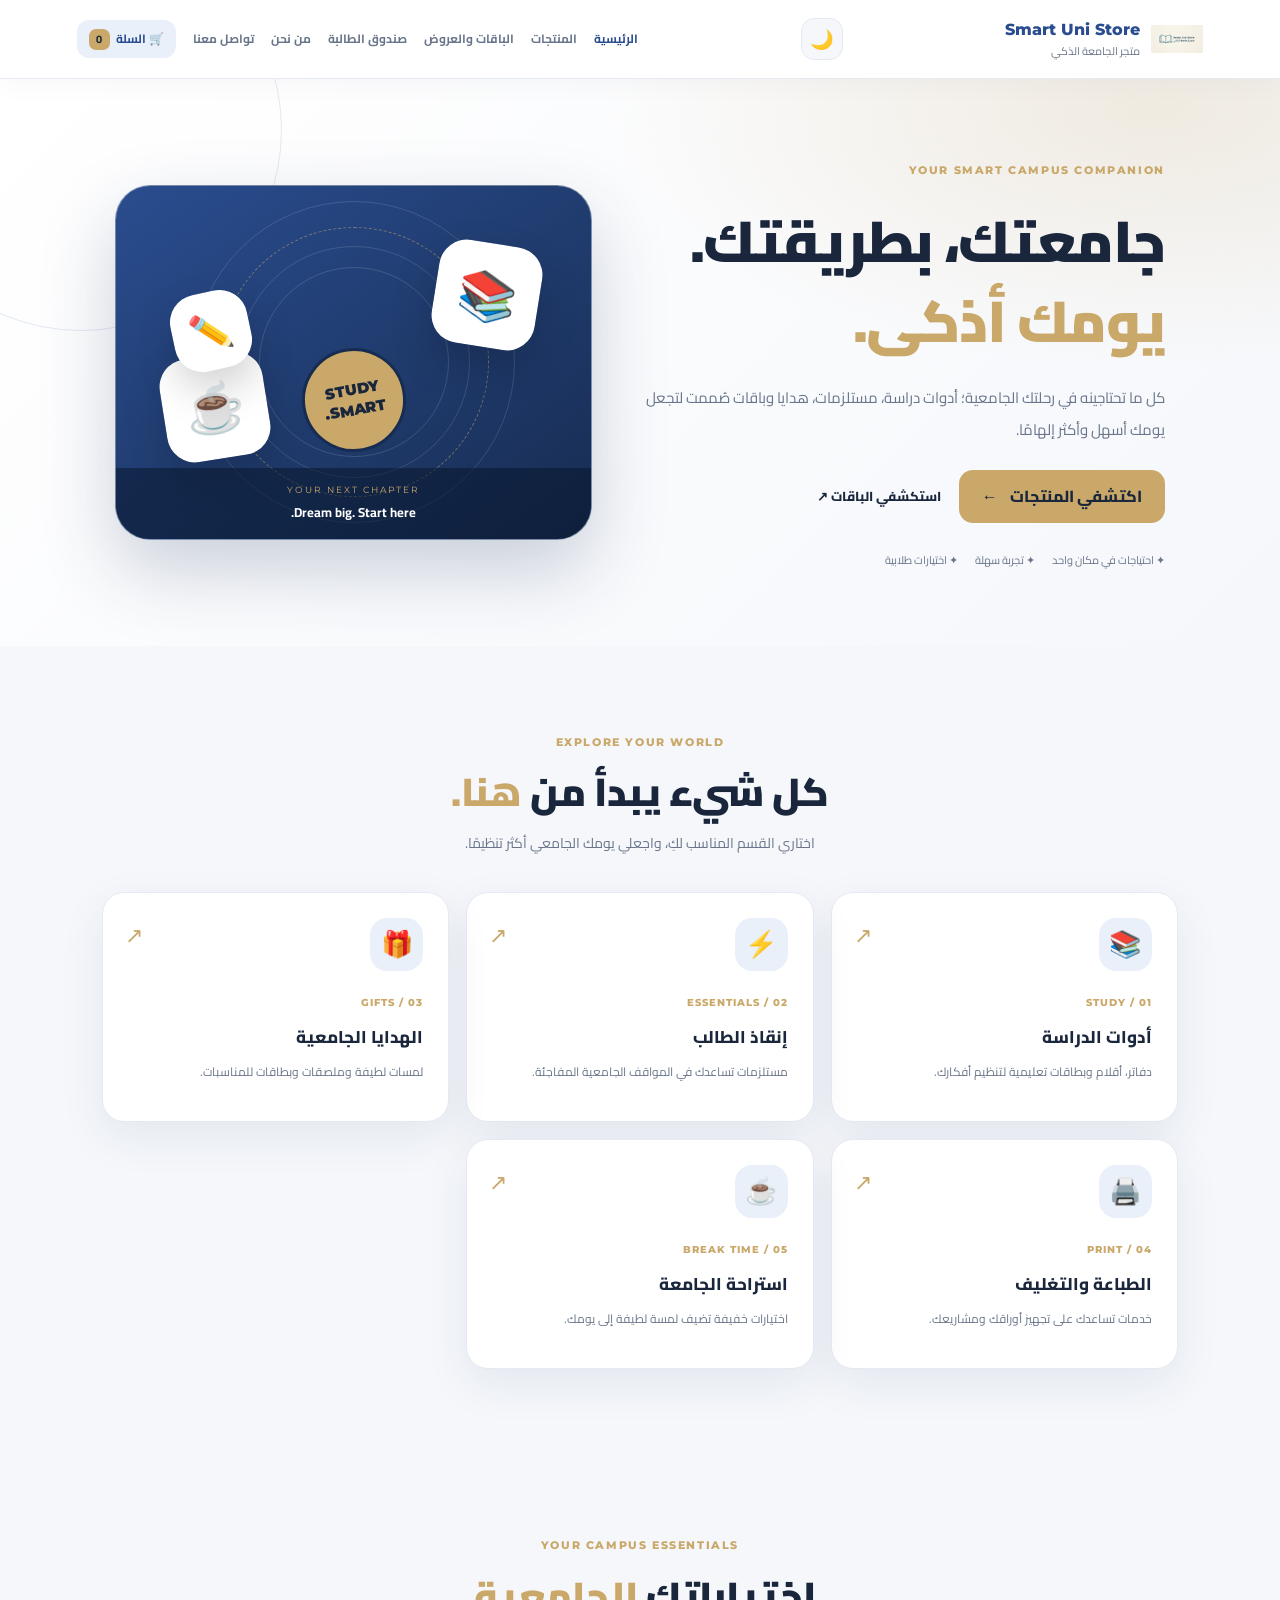
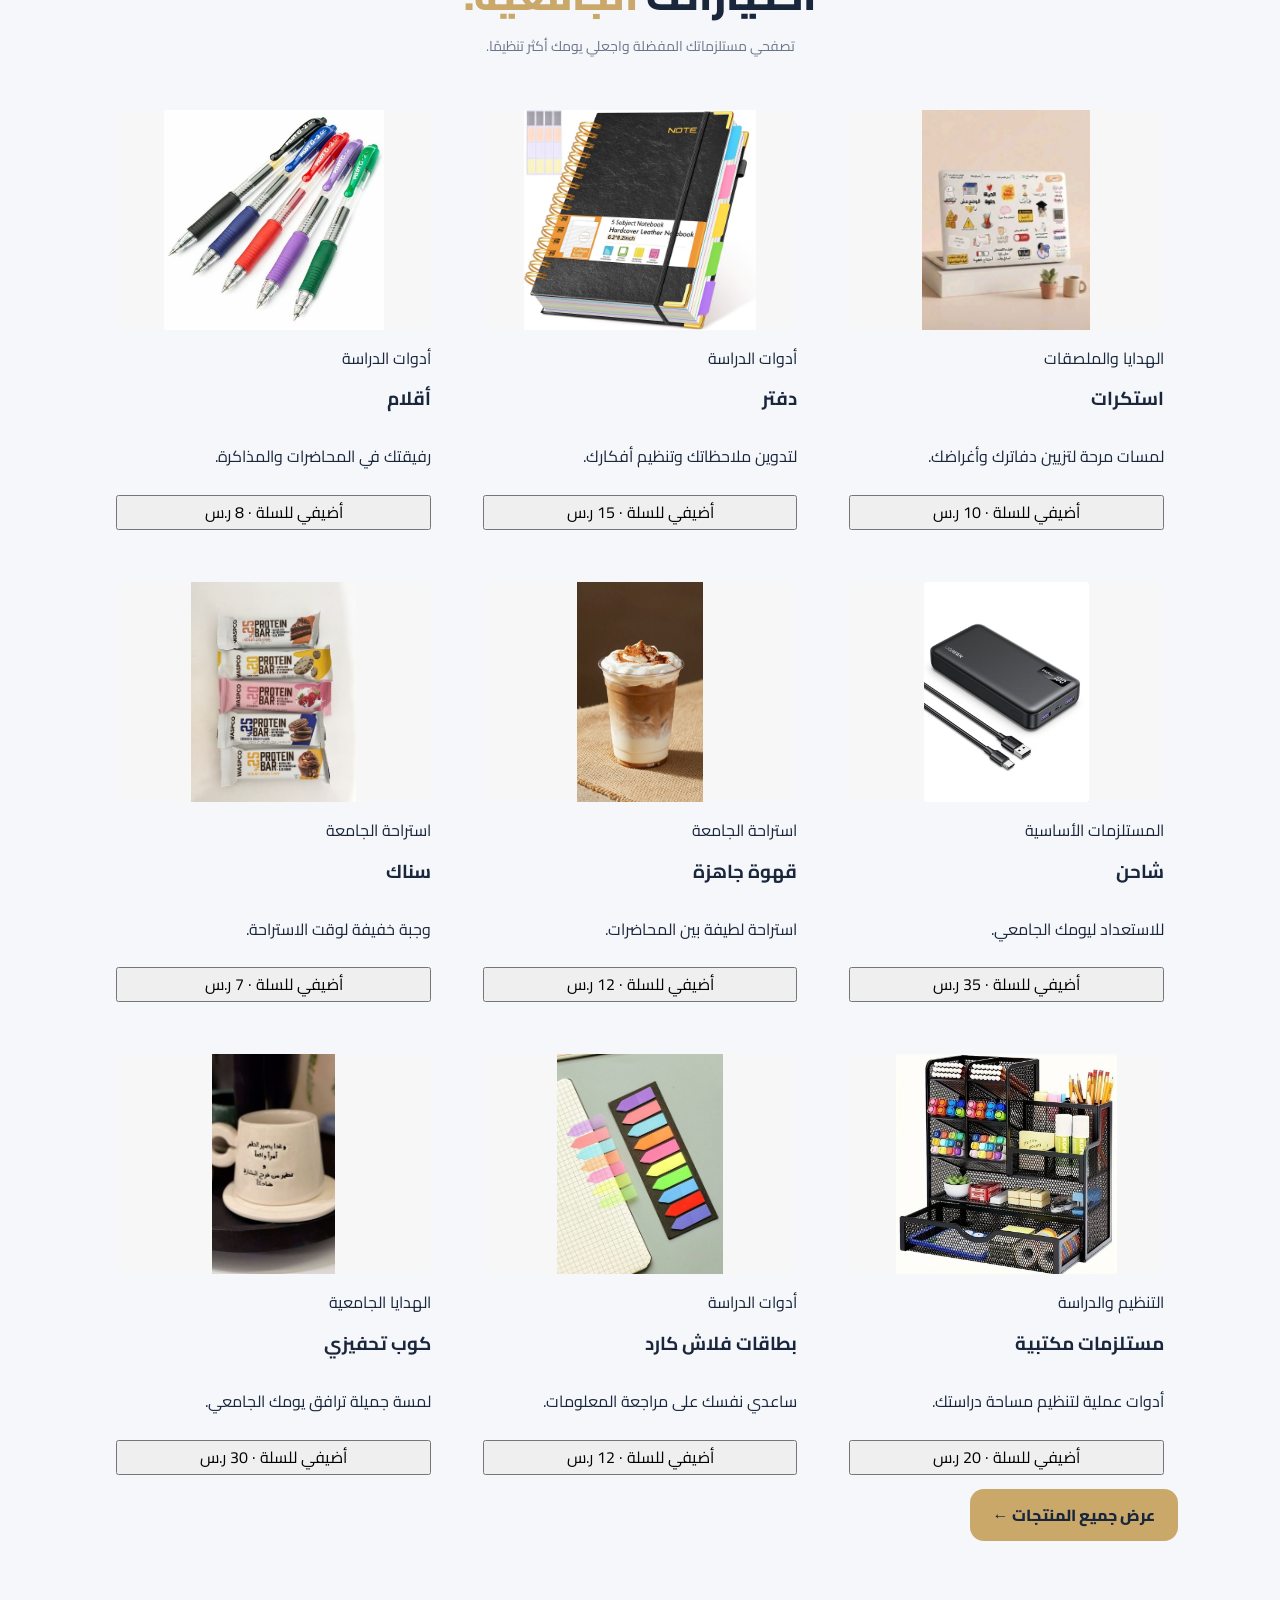
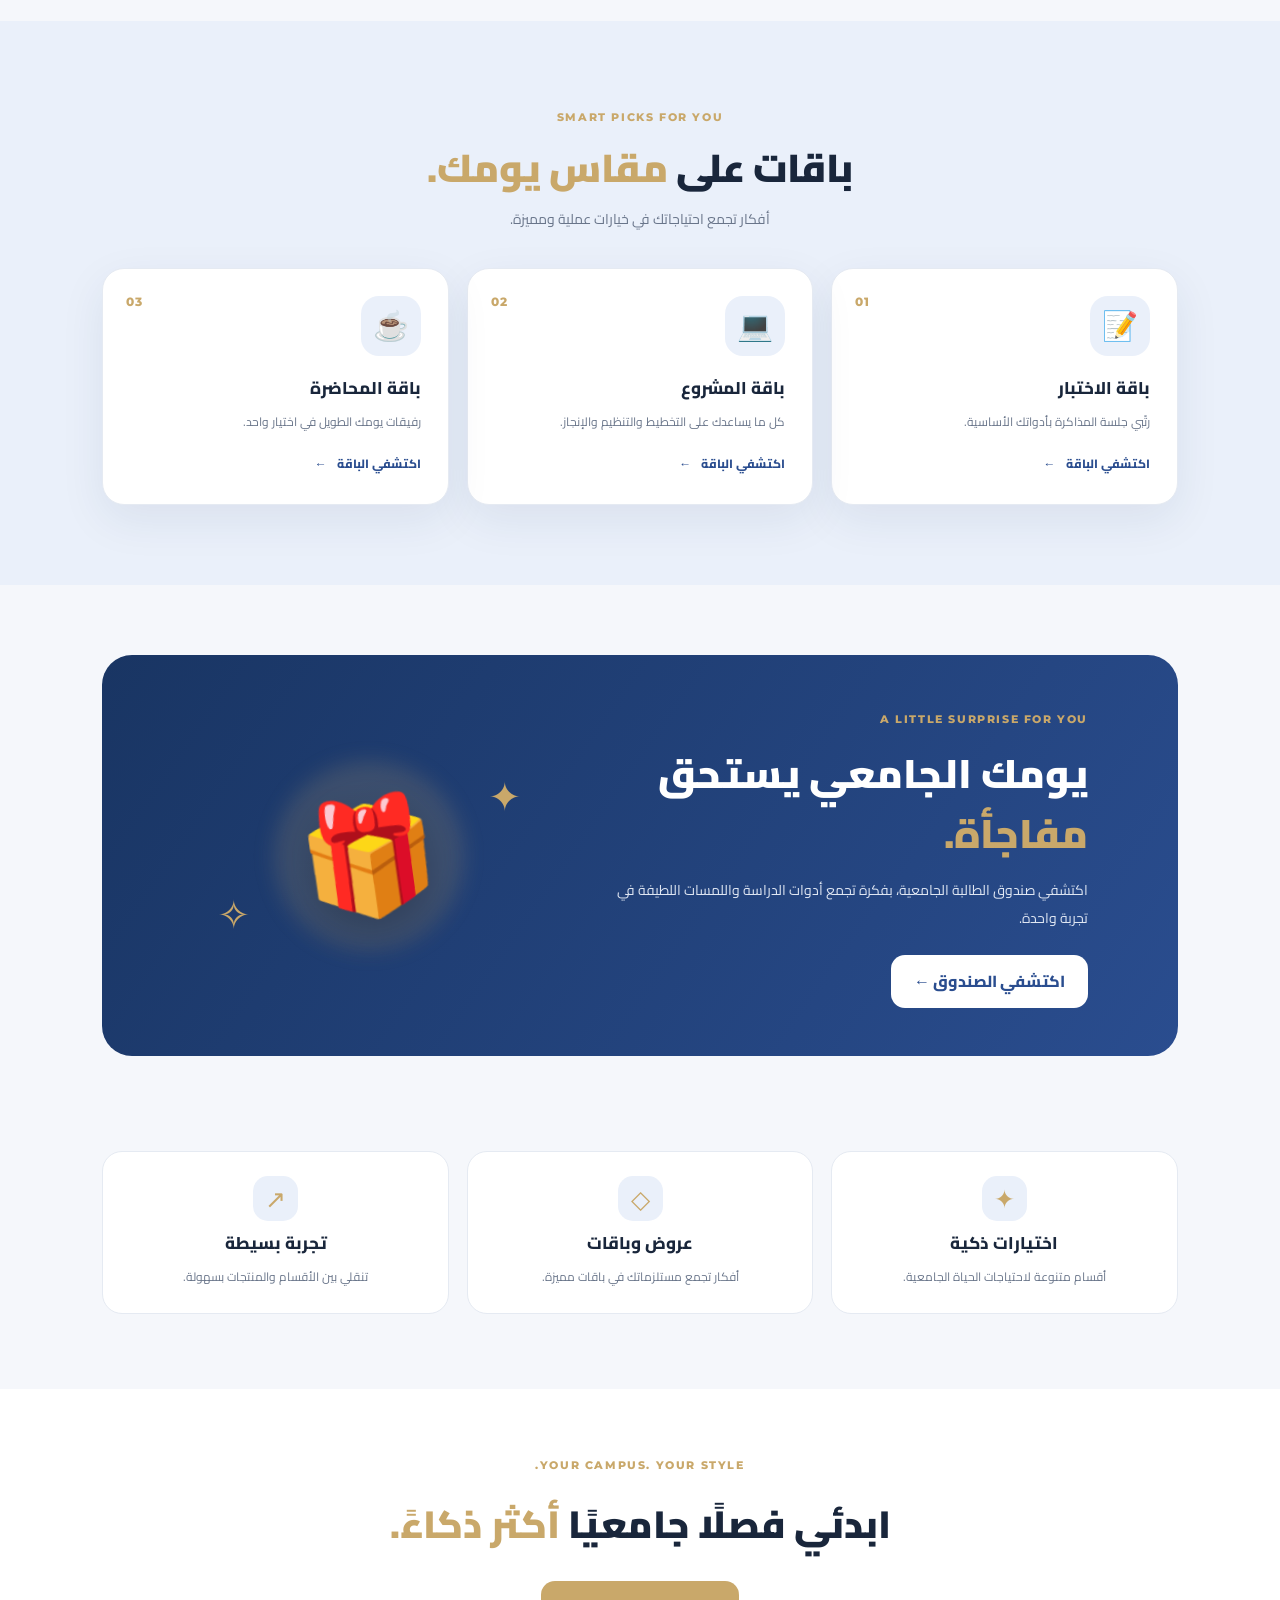
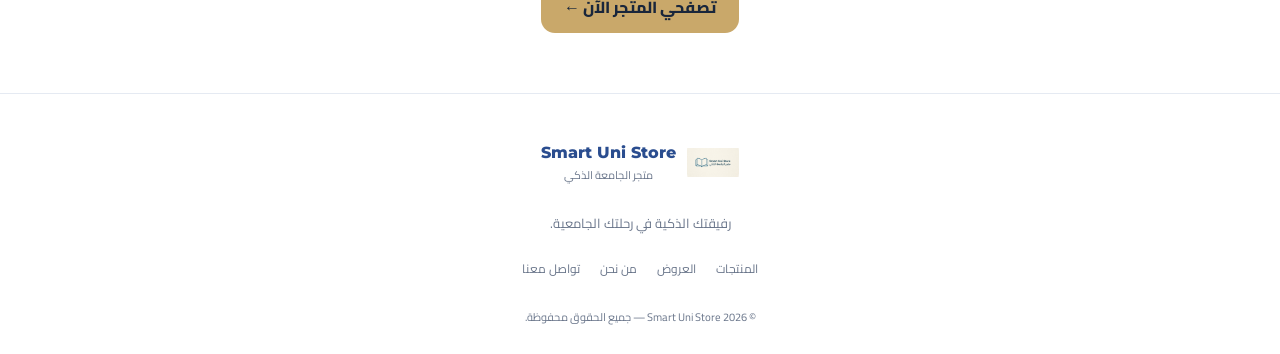
<file: index.html>
<!DOCTYPE html>
<html lang="ar" dir="rtl">
<head>
  <meta charset="UTF-8">
  <meta name="viewport" content="width=device-width, initial-scale=1">
  <meta name="theme-color" content="#2A4D8F">
  <title>Smart Uni Store | متجر الجامعة الذكي</title>
  <meta name="description" content="وجهتك الجامعية الذكية للأدوات الدراسية والمستلزمات والهدايا.">

  <link rel="preconnect" href="https://fonts.googleapis.com">
  <link rel="preconnect" href="https://fonts.gstatic.com" crossorigin>
  <link href="https://fonts.googleapis.com/css2?family=Cairo:wght@400;500;600;700;800;900&family=Montserrat:wght@500;600;700;800&display=swap" rel="stylesheet">
  <link rel="stylesheet" href="style.css">
</head>

<body>
  <header class="site-header">
    <a class="brand" href="index.html" aria-label="Smart Uni Store الرئيسية">
      <img src="IMG_2019.jpeg" alt="شعار Smart Uni Store" class="brand-logo">
      <span class="brand-text">
        <strong>Smart Uni Store</strong>
        <small>متجر الجامعة الذكي</small>
      </span>
    </a>

    <div class="header-actions">
      <button id="theme-toggle" class="theme-toggle" type="button" aria-label="تغيير المظهر" title="الوضع الداكن أو الفاتح">🌙</button>
      <button class="menu-toggle" type="button" aria-label="فتح القائمة" aria-expanded="false" aria-controls="main-nav">☰</button>
    </div>

    <nav id="main-nav">
      <a href="index.html" aria-current="page">الرئيسية</a>
      <a href="products.html">المنتجات</a>
      <a href="offers.html">الباقات والعروض</a>
      <a href="box.html">صندوق الطالبة</a>
      <a href="about.html">من نحن</a>
      <a href="contact.html">تواصل معنا</a>
      <a href="cart.html" class="cart-link">🛒 السلة <span id="cart-count">0</span></a>
    </nav>
  </header>

  <main>
    <!-- الواجهة الرئيسية -->
    <section class="hero">
      <div class="hero-content">
        <span class="eyebrow">YOUR SMART CAMPUS COMPANION</span>
        <h1>جامعتك، بطريقتك.<br><span>يومك أذكى.</span></h1>
        <p>كل ما تحتاجينه في رحلتك الجامعية؛ أدوات دراسة، مستلزمات، هدايا وباقات صُممت لتجعل يومك أسهل وأكثر إلهامًا.</p>

        <div class="hero-actions">
          <a class="btn btn-gold" href="products.html">اكتشفي المنتجات <span>←</span></a>
          <a class="hero-secondary" href="offers.html">استكشفي الباقات ↗</a>
        </div>

        <div class="hero-highlights">
          <span>✦ احتياجات في مكان واحد</span>
          <span>✦ تجربة سهلة</span>
          <span>✦ اختيارات طلابية</span>
        </div>
      </div>

      <div class="hero-art" aria-label="أدوات الدراسة الجامعية">
        <div class="hero-orbit orbit-one"></div>
        <div class="hero-orbit orbit-two"></div>
        <div class="hero-product product-book">📚</div>
        <div class="hero-product product-coffee">☕</div>
        <div class="hero-product product-pencil">✏️</div>
        <div class="hero-sticker">STUDY<br>SMART.</div>
        <div class="hero-art-caption">
          <span>YOUR NEXT CHAPTER</span>
          <strong>Dream big. Start here.</strong>
        </div>
      </div>
    </section>

    <!-- الأقسام -->
    <section class="section">
      <div class="section-heading">
        <span class="section-kicker">EXPLORE YOUR WORLD</span>
        <h2>كل شيء يبدأ من <span>هنا.</span></h2>
        <p>اختاري القسم المناسب لكِ، واجعلي يومك الجامعي أكثر تنظيمًا.</p>
      </div>

      <div class="category-grid">
        <a class="category-card" href="products.html">
          <span class="category-icon">📚</span>
          <span class="category-number">01 / STUDY</span>
          <h3>أدوات الدراسة</h3>
          <p>دفاتر، أقلام وبطاقات تعليمية لتنظيم أفكارك.</p>
          <span class="card-arrow">↗</span>
        </a>

        <a class="category-card" href="products.html?category=rescue">
          <span class="category-icon">⚡</span>
          <span class="category-number">02 / ESSENTIALS</span>
          <h3>إنقاذ الطالب</h3>
          <p>مستلزمات تساعدك في المواقف الجامعية المفاجئة.</p>
          <span class="card-arrow">↗</span>
        </a>

        <a class="category-card" href="products.html?category=gifts">
          <span class="category-icon">🎁</span>
          <span class="category-number">03 / GIFTS</span>
          <h3>الهدايا الجامعية</h3>
          <p>لمسات لطيفة وملصقات وبطاقات للمناسبات.</p>
          <span class="card-arrow">↗</span>
        </a>

        <a class="category-card" href="printing.html">
          <span class="category-icon">🖨️</span>
          <span class="category-number">04 / PRINT</span>
          <h3>الطباعة والتغليف</h3>
          <p>خدمات تساعدك على تجهيز أوراقك ومشاريعك.</p>
          <span class="card-arrow">↗</span>
        </a>

        <a class="category-card" href="products.html?category=snacks">
          <span class="category-icon">☕</span>
          <span class="category-number">05 / BREAK TIME</span>
          <h3>استراحة الجامعة</h3>
          <p>اختيارات خفيفة تضيف لمسة لطيفة إلى يومك.</p>
          <span class="card-arrow">↗</span>
        </a>
      </div>
    </section>

    <!-- المنتجات -->
    <section class="section products-section" id="featured-products">
      <div class="section-heading">
        <span class="section-kicker">YOUR CAMPUS ESSENTIALS</span>
        <h2>اختياراتك <span>الجامعية.</span></h2>
        <p>تصفحي مستلزماتك المفضلة واجعلي يومك أكثر تنظيمًا.</p>
      </div>

      <div class="product-grid">
        <article class="product-card">
          <img src="IMG_2030.jpeg" alt="استكرات جامعية" loading="lazy">
          <div class="product-info">
            <span class="product-category">الهدايا والملصقات</span>
            <h3>استكرات</h3>
            <p>لمسات مرحة لتزيين دفاترك وأغراضك.</p>
            <button class="add-cart" data-id="stickers" data-name="استكرات" data-price="10">أضيفي للسلة · 10 ر.س</button>
          </div>
        </article>

        <article class="product-card">
          <img src="IMG_2029.jpeg" alt="دفتر جامعي" loading="lazy">
          <div class="product-info">
            <span class="product-category">أدوات الدراسة</span>
            <h3>دفتر</h3>
            <p>لتدوين ملاحظاتك وتنظيم أفكارك.</p>
            <button class="add-cart" data-id="notebook" data-name="دفتر" data-price="15">أضيفي للسلة · 15 ر.س</button>
          </div>
        </article>

        <article class="product-card">
          <img src="IMG_2028.jpeg" alt="أقلام للكتابة" loading="lazy">
          <div class="product-info">
            <span class="product-category">أدوات الدراسة</span>
            <h3>أقلام</h3>
            <p>رفيقتك في المحاضرات والمذاكرة.</p>
            <button class="add-cart" data-id="pens" data-name="أقلام" data-price="8">أضيفي للسلة · 8 ر.س</button>
          </div>
        </article>

        <article class="product-card">
          <img src="IMG_2027.jpeg" alt="شاحن للأجهزة" loading="lazy">
          <div class="product-info">
            <span class="product-category">المستلزمات الأساسية</span>
            <h3>شاحن</h3>
            <p>للاستعداد ليومك الجامعي.</p>
            <button class="add-cart" data-id="charger" data-name="شاحن" data-price="35">أضيفي للسلة · 35 ر.س</button>
          </div>
        </article>

        <article class="product-card">
          <img src="IMG_2026.jpeg" alt="قهوة جاهزة" loading="lazy">
          <div class="product-info">
            <span class="product-category">استراحة الجامعة</span>
            <h3>قهوة جاهزة</h3>
            <p>استراحة لطيفة بين المحاضرات.</p>
            <button class="add-cart" data-id="ready-coffee" data-name="قهوة جاهزة" data-price="12">أضيفي للسلة · 12 ر.س</button>
          </div>
        </article>

        <article class="product-card">
          <img src="IMG_2025.jpeg" alt="وجبات خفيفة" loading="lazy">
          <div class="product-info">
            <span class="product-category">استراحة الجامعة</span>
            <h3>سناك</h3>
            <p>وجبة خفيفة لوقت الاستراحة.</p>
            <button class="add-cart" data-id="snack" data-name="سناك" data-price="7">أضيفي للسلة · 7 ر.س</button>
          </div>
        </article>

        <article class="product-card">
          <img src="IMG_2024.jpeg" alt="مستلزمات مكتبية" loading="lazy">
          <div class="product-info">
            <span class="product-category">التنظيم والدراسة</span>
            <h3>مستلزمات مكتبية</h3>
            <p>أدوات عملية لتنظيم مساحة دراستك.</p>
            <button class="add-cart" data-id="office-supplies" data-name="مستلزمات مكتبية" data-price="20">أضيفي للسلة · 20 ر.س</button>
          </div>
        </article>

        <article class="product-card">
          <img src="IMG_2023.jpeg" alt="بطاقات فلاش كارد تعليمية" loading="lazy">
          <div class="product-info">
            <span class="product-category">أدوات الدراسة</span>
            <h3>بطاقات فلاش كارد</h3>
            <p>ساعدي نفسك على مراجعة المعلومات.</p>
            <button class="add-cart" data-id="flash-cards" data-name="بطاقات فلاش كارد" data-price="12">أضيفي للسلة · 12 ر.س</button>
          </div>
        </article>

        <article class="product-card">
          <img src="IMG_1833.jpeg" alt="كوب تحفيزي" loading="lazy">
          <div class="product-info">
            <span class="product-category">الهدايا الجامعية</span>
            <h3>كوب تحفيزي</h3>
            <p>لمسة جميلة ترافق يومك الجامعي.</p>
            <button class="add-cart" data-id="motivational-mug" data-name="كوب تحفيزي" data-price="30">أضيفي للسلة · 30 ر.س</button>
          </div>
        </article>
      </div>

      <div class="section-more">
        <a class="btn btn-gold" href="products.html">عرض جميع المنتجات ←</a>
      </div>
    </section>

    <!-- الباقات والعروض -->
    <section class="section offers-section">
      <div class="section-heading">
        <span class="section-kicker">SMART PICKS FOR YOU</span>
        <h2>باقات على <span>مقاس يومك.</span></h2>
        <p>أفكار تجمع احتياجاتك في خيارات عملية ومميزة.</p>
      </div>

      <div class="offer-grid">
        <article class="offer-card">
          <span class="offer-number">01</span>
          <div class="offer-icon">📝</div>
          <h3>باقة الاختبار</h3>
          <p>رتّبي جلسة المذاكرة بأدواتك الأساسية.</p>
          <a href="offers.html">اكتشفي الباقة <span>←</span></a>
        </article>

        <article class="offer-card">
          <span class="offer-number">02</span>
          <div class="offer-icon">💻</div>
          <h3>باقة المشروع</h3>
          <p>كل ما يساعدك على التخطيط والتنظيم والإنجاز.</p>
          <a href="offers.html">اكتشفي الباقة <span>←</span></a>
        </article>

        <article class="offer-card">
          <span class="offer-number">03</span>
          <div class="offer-icon">☕</div>
          <h3>باقة المحاضرة</h3>
          <p>رفيقات يومك الطويل في اختيار واحد.</p>
          <a href="offers.html">اكتشفي الباقة <span>←</span></a>
        </article>
      </div>
    </section>

    <!-- صندوق الطالبة -->
    <section class="student-box">
      <div class="student-box-content">
        <span class="section-kicker">A LITTLE SURPRISE FOR YOU</span>
        <h2>يومك الجامعي يستحق <span>مفاجأة.</span></h2>
        <p>اكتشفي صندوق الطالبة الجامعية، بفكرة تجمع أدوات الدراسة واللمسات اللطيفة في تجربة واحدة.</p>
        <a class="btn btn-light" href="box.html">اكتشفي الصندوق ←</a>
      </div>

      <div class="box-illustration" aria-hidden="true">
        <span class="box-glow"></span>
        <span class="box-emoji">🎁</span>
        <span class="box-sparkle sparkle-one">✦</span>
        <span class="box-sparkle sparkle-two">✧</span>
      </div>
    </section>

    <!-- مميزات المتجر -->
    <section class="section benefits">
      <div class="benefit-card">
        <span>✦</span>
        <h3>اختيارات ذكية</h3>
        <p>أقسام متنوعة لاحتياجات الحياة الجامعية.</p>
      </div>

      <div class="benefit-card">
        <span>◇</span>
        <h3>عروض وباقات</h3>
        <p>أفكار تجمع مستلزماتك في باقات مميزة.</p>
      </div>

      <div class="benefit-card">
        <span>↗</span>
        <h3>تجربة بسيطة</h3>
        <p>تنقلي بين الأقسام والمنتجات بسهولة.</p>
      </div>
    </section>

    <!-- الدعوة الختامية -->
    <section class="closing-banner">
      <span class="section-kicker">YOUR CAMPUS. YOUR STYLE.</span>
      <h2>ابدئي فصلًا جامعيًا <span>أكثر ذكاءً.</span></h2>
      <a class="btn btn-gold" href="products.html">تصفحي المتجر الآن ←</a>
    </section>
  </main>

  <footer class="site-footer">
    <a class="brand footer-brand" href="index.html">
      <img src="IMG_2019.jpeg" alt="شعار Smart Uni Store" class="brand-logo">
      <span class="brand-text">
        <strong>Smart Uni Store</strong>
        <small>متجر الجامعة الذكي</small>
      </span>
    </a>

    <p>رفيقتك الذكية في رحلتك الجامعية.</p>

    <div class="footer-links">
      <a href="products.html">المنتجات</a>
      <a href="offers.html">العروض</a>
      <a href="about.html">من نحن</a>
      <a href="contact.html">تواصل معنا</a>
    </div>

    <small>© 2026 Smart Uni Store — جميع الحقوق محفوظة.</small>
  </footer>

  <script src="script.js"></script>
</body>
</html>
</file>
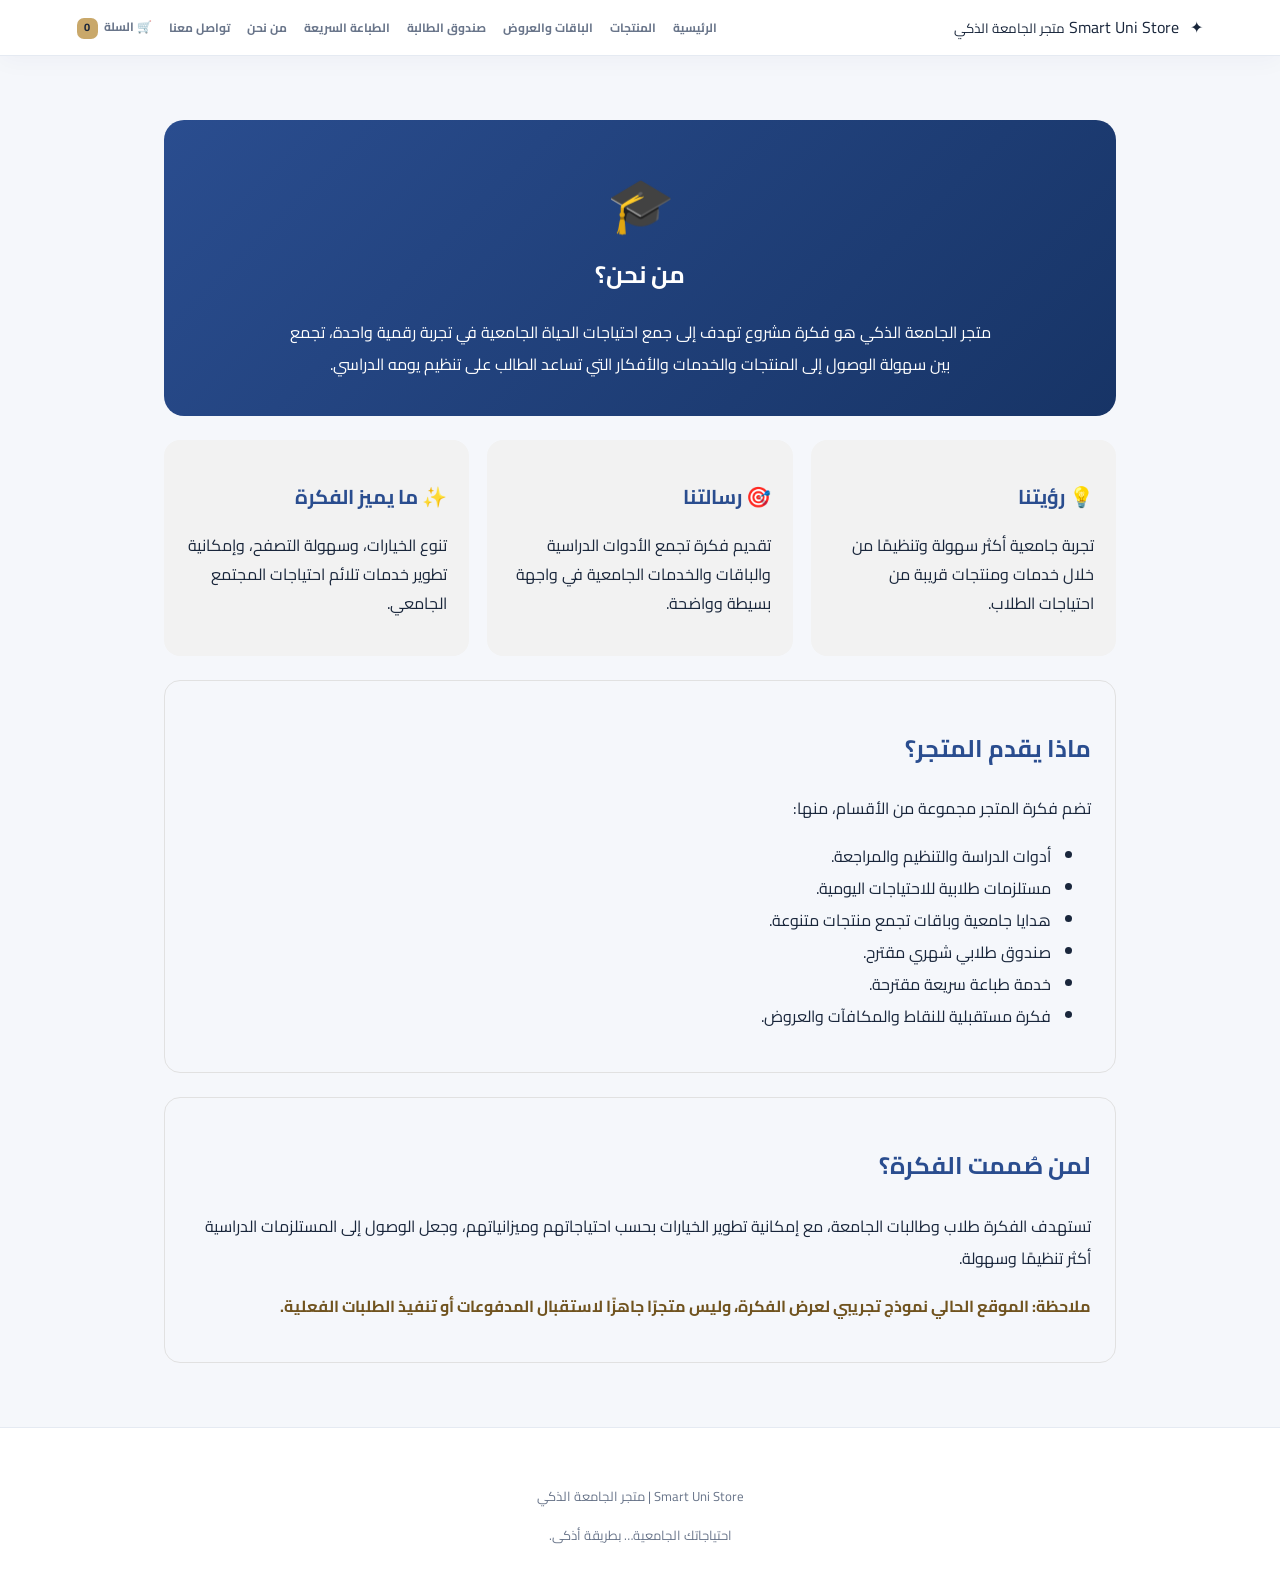
<file: about.html>
<!DOCTYPE html>
<html lang="ar" dir="rtl">
<head>
  <meta charset="UTF-8">
  <meta name="viewport" content="width=device-width, initial-scale=1">
  <meta name="theme-color" content="#2A4D8F">
  <title>من نحن | Smart Uni Store</title>
  <link rel="stylesheet" href="style.css">
  <style>
    .about-page {
      max-width: 1000px;
      margin: 40px auto;
      padding: 24px;
    }
    .about-hero {
      background: linear-gradient(135deg, #2A4D8F, #173466);
      color: white;
      padding: 36px 24px;
      border-radius: 20px;
      text-align: center;
    }
    .about-hero h1 { margin-top: 0; }
    .about-hero p { line-height: 2; max-width: 720px; margin: auto; }
    .about-grid {
      display: grid;
      grid-template-columns: repeat(auto-fit, minmax(220px, 1fr));
      gap: 18px;
      margin-top: 24px;
    }
    .about-card {
      background: #F2F2F2;
      border-radius: 16px;
      padding: 22px;
    }
    .about-card h2 { color: #2A4D8F; font-size: 20px; }
    .about-section {
      margin-top: 24px;
      padding: 24px;
      border: 1px solid #e1e1e1;
      border-radius: 16px;
      line-height: 2;
    }
    .about-section h2 { color: #2A4D8F; }
    .about-highlight {
      color: #70531f;
      font-weight: bold;
    }
  </style>
</head>
<body>
  <header class="site-header">
    <a class="brand" href="index.html">
      <span class="brand-icon">✦</span>
      <span>Smart Uni Store
        <small>متجر الجامعة الذكي</small>
      </span>
    </a>
    <button class="menu-toggle" aria-label="فتح القائمة"
      aria-expanded="false" aria-controls="main-nav">☰</button>
    <nav id="main-nav">
      <a href="index.html">الرئيسية</a>
      <a href="products.html">المنتجات</a>
      <a href="offers.html">الباقات والعروض</a>
      <a href="box.html">صندوق الطالبة</a>
      <a href="printing.html">الطباعة السريعة</a>
      <a href="about.html">من نحن</a>
      <a href="contact.html">تواصل معنا</a>
      <a href="cart.html">🛒 السلة <span id="cart-count">0</span></a>
    </nav>
  </header>

  <main class="about-page">
    <section class="about-hero">
      <div style="font-size:54px;">🎓</div>
      <h1>من نحن؟</h1>
      <p>
        متجر الجامعة الذكي هو فكرة مشروع تهدف إلى جمع احتياجات الحياة
        الجامعية في تجربة رقمية واحدة، تجمع بين سهولة الوصول إلى المنتجات
        والخدمات والأفكار التي تساعد الطالب على تنظيم يومه الدراسي.
      </p>
    </section>

    <section class="about-grid">
      <article class="about-card">
        <h2>💡 رؤيتنا</h2>
        <p>تجربة جامعية أكثر سهولة وتنظيمًا من خلال خدمات ومنتجات قريبة من احتياجات الطلاب.</p>
      </article>
      <article class="about-card">
        <h2>🎯 رسالتنا</h2>
        <p>تقديم فكرة تجمع الأدوات الدراسية والباقات والخدمات الجامعية في واجهة بسيطة وواضحة.</p>
      </article>
      <article class="about-card">
        <h2>✨ ما يميز الفكرة</h2>
        <p>تنوع الخيارات، وسهولة التصفح، وإمكانية تطوير خدمات تلائم احتياجات المجتمع الجامعي.</p>
      </article>
    </section>

    <section class="about-section">
      <h2>ماذا يقدم المتجر؟</h2>
      <p>تضم فكرة المتجر مجموعة من الأقسام، منها:</p>
      <ul>
        <li>أدوات الدراسة والتنظيم والمراجعة.</li>
        <li>مستلزمات طلابية للاحتياجات اليومية.</li>
        <li>هدايا جامعية وباقات تجمع منتجات متنوعة.</li>
        <li>صندوق طلابي شهري مقترح.</li>
        <li>خدمة طباعة سريعة مقترحة.</li>
        <li>فكرة مستقبلية للنقاط والمكافآت والعروض.</li>
      </ul>
    </section>

    <section class="about-section">
      <h2>لمن صُممت الفكرة؟</h2>
      <p>
        تستهدف الفكرة طلاب وطالبات الجامعة، مع إمكانية تطوير الخيارات
        بحسب احتياجاتهم وميزانياتهم، وجعل الوصول إلى المستلزمات الدراسية
        أكثر تنظيمًا وسهولة.
      </p>
      <p class="about-highlight">
        ملاحظة: الموقع الحالي نموذج تجريبي لعرض الفكرة، وليس متجرًا جاهزًا
        لاستقبال المدفوعات أو تنفيذ الطلبات الفعلية.
      </p>
    </section>
  </main>

  <footer class="site-footer">
    <p>Smart Uni Store | متجر الجامعة الذكي</p>
    <p>احتياجاتك الجامعية… بطريقة أذكى.</p>
  </footer>

  <script src="script.js"></script>
</body>
</html>
</file>
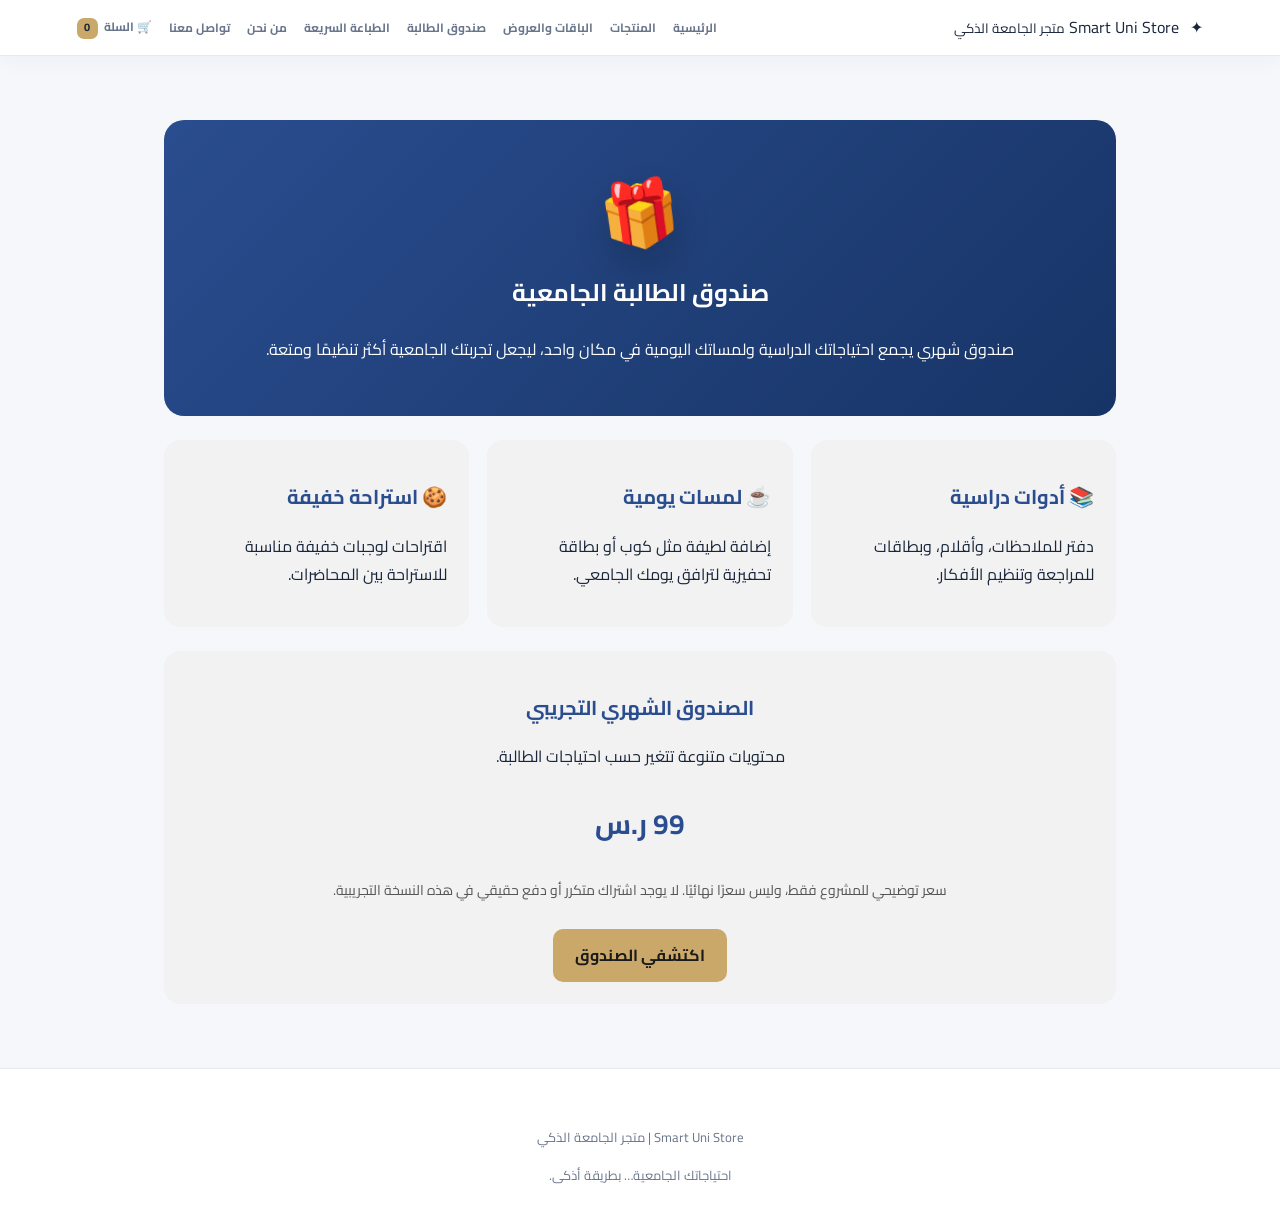
<file: box.html>
<!DOCTYPE html>
<html lang="ar" dir="rtl">
<head>
  <meta charset="UTF-8">
  <meta name="viewport" content="width=device-width, initial-scale=1">
  <meta name="theme-color" content="#2A4D8F">
  <title>صندوق الطالبة | Smart Uni Store</title>
  <link rel="stylesheet" href="style.css">
  <style>
    .box-page {
      max-width: 1000px;
      margin: 40px auto;
      padding: 24px;
    }
    .box-hero {
      background: linear-gradient(135deg, #2A4D8F, #173466);
      color: white;
      padding: 36px 24px;
      border-radius: 20px;
      text-align: center;
    }
    .box-hero h1 { margin-top: 0; }
    .box-hero p { line-height: 1.9; }
    .box-emoji { font-size: 64px; }
    .box-details {
      display: grid;
      grid-template-columns: repeat(auto-fit, minmax(220px, 1fr));
      gap: 18px;
      margin-top: 24px;
    }
    .box-card {
      background: #F2F2F2;
      padding: 22px;
      border-radius: 16px;
    }
    .box-card h2 { color: #2A4D8F; font-size: 20px; }
    .box-price { font-size: 28px; font-weight: bold; color: #2A4D8F; }
    .box-note { font-size: 14px; color: #555; }
    .box-button {
      display: inline-block;
      margin-top: 12px;
      padding: 12px 22px;
      border: 0;
      border-radius: 10px;
      background: #C9A86A;
      color: #1A1A1A;
      font: inherit;
      font-weight: bold;
      cursor: pointer;
    }
  </style>
</head>
<body>
  <header class="site-header">
    <a class="brand" href="index.html">
      <span class="brand-icon">✦</span>
      <span>Smart Uni Store
        <small>متجر الجامعة الذكي</small>
      </span>
    </a>
    <button class="menu-toggle" aria-label="فتح القائمة"
      aria-expanded="false" aria-controls="main-nav">☰</button>
    <nav id="main-nav">
      <a href="index.html">الرئيسية</a>
      <a href="products.html">المنتجات</a>
      <a href="offers.html">الباقات والعروض</a>
      <a href="box.html">صندوق الطالبة</a>
      <a href="printing.html">الطباعة السريعة</a>
      <a href="about.html">من نحن</a>
      <a href="contact.html">تواصل معنا</a>
      <a href="cart.html">🛒 السلة <span id="cart-count">0</span></a>
    </nav>
  </header>

  <main class="box-page">
    <section class="box-hero">
      <div class="box-emoji">🎁</div>
      <h1>صندوق الطالبة الجامعية</h1>
      <p>
        صندوق شهري يجمع احتياجاتك الدراسية ولمساتك اليومية في مكان واحد،
        ليجعل تجربتك الجامعية أكثر تنظيمًا ومتعة.
      </p>
    </section>

    <section class="box-details">
      <article class="box-card">
        <h2>📚 أدوات دراسية</h2>
        <p>دفتر للملاحظات، وأقلام، وبطاقات للمراجعة وتنظيم الأفكار.</p>
      </article>

      <article class="box-card">
        <h2>☕ لمسات يومية</h2>
        <p>إضافة لطيفة مثل كوب أو بطاقة تحفيزية لترافق يومك الجامعي.</p>
      </article>

      <article class="box-card">
        <h2>🍪 استراحة خفيفة</h2>
        <p>اقتراحات لوجبات خفيفة مناسبة للاستراحة بين المحاضرات.</p>
      </article>
    </section>

    <section class="box-card" style="margin-top:24px; text-align:center;">
      <h2>الصندوق الشهري التجريبي</h2>
      <p>محتويات متنوعة تتغير حسب احتياجات الطالبة.</p>
      <p class="box-price">99 ر.س</p>
      <p class="box-note">
        سعر توضيحي للمشروع فقط، وليس سعرًا نهائيًا.
        لا يوجد اشتراك متكرر أو دفع حقيقي في هذه النسخة التجريبية.
      </p>
      <button class="box-button" type="button"
        onclick="alert('هذه نسخة تجريبية للعرض فقط، ولا يتم إنشاء اشتراك أو دفع حقيقي.')">
        اكتشفي الصندوق
      </button>
    </section>
  </main>

  <footer class="site-footer">
    <p>Smart Uni Store | متجر الجامعة الذكي</p>
    <p>احتياجاتك الجامعية… بطريقة أذكى.</p>
  </footer>

  <script src="script.js"></script>
</body>
</html>
</file>
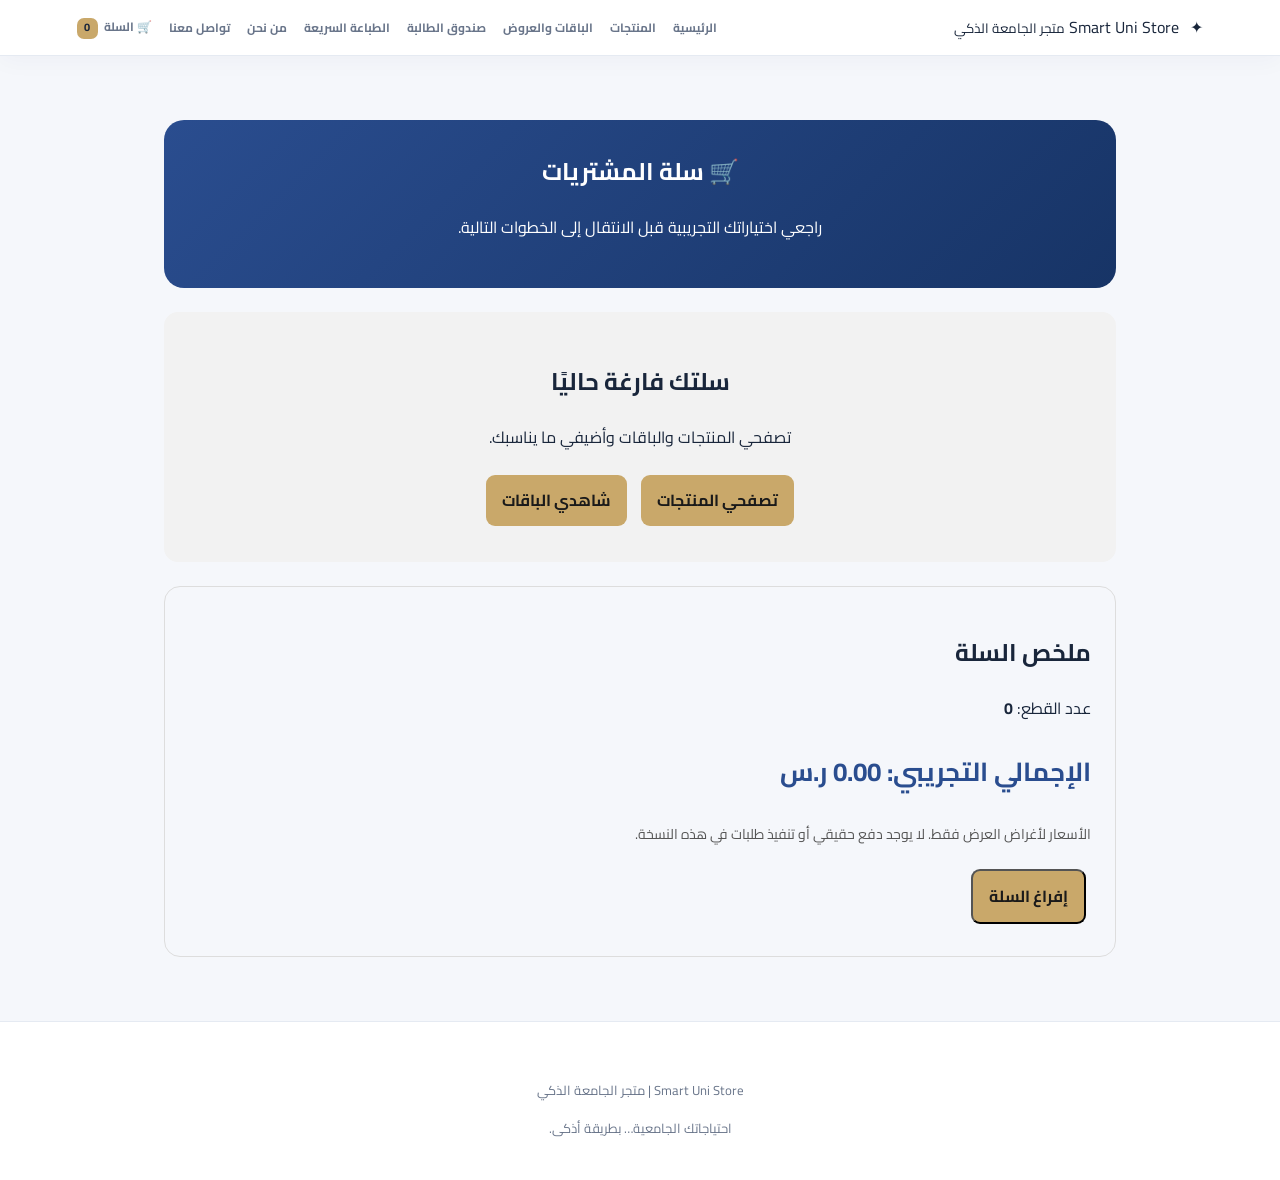
<file: cart.html>
<!DOCTYPE html>
<html lang="ar" dir="rtl">
<head>
  <meta charset="UTF-8">
  <meta name="viewport" content="width=device-width, initial-scale=1">
  <meta name="theme-color" content="#2A4D8F">
  <title>سلة المشتريات | Smart Uni Store</title>
  <link rel="stylesheet" href="style.css">
  <style>
    .cart-page {
      max-width: 1000px;
      margin: 40px auto;
      padding: 24px;
    }
    .cart-hero {
      background: linear-gradient(135deg, #2A4D8F, #173466);
      color: white;
      padding: 30px 22px;
      border-radius: 20px;
      text-align: center;
    }
    .cart-hero h1 { margin-top: 0; }
    .cart-hero p { line-height: 1.8; }
    .cart-list {
      display: grid;
      gap: 14px;
      margin-top: 24px;
    }
    .cart-item {
      display: flex;
      align-items: center;
      justify-content: space-between;
      flex-wrap: wrap;
      gap: 12px;
      background: #F2F2F2;
      border-radius: 14px;
      padding: 18px;
    }
    .cart-item h2 { color: #2A4D8F; font-size: 18px; margin: 0 0 8px; }
    .cart-item p { margin: 0; }
    .cart-controls {
      display: flex;
      align-items: center;
      gap: 8px;
      flex-wrap: wrap;
    }
    .cart-controls button {
      padding: 8px 12px;
      border: 0;
      border-radius: 8px;
      background: #2A4D8F;
      color: white;
      font: inherit;
      cursor: pointer;
    }
    .cart-controls .remove-button { background: #8d3434; }
    .cart-summary {
      margin-top: 24px;
      padding: 24px;
      border: 1px solid #ddd;
      border-radius: 16px;
    }
    .cart-total { font-size: 26px; color: #2A4D8F; font-weight: bold; }
    .cart-note { color: #555; line-height: 1.8; font-size: 14px; }
    .cart-empty { padding: 28px; text-align: center; background: #F2F2F2; border-radius: 14px; }
    .cart-link {
      display: inline-block;
      margin: 8px 5px;
      padding: 11px 16px;
      border-radius: 9px;
      background: #C9A86A;
      color: #1A1A1A;
      text-decoration: none;
      font-weight: bold;
    }
  </style>
</head>
<body>
  <header class="site-header">
    <a class="brand" href="index.html">
      <span class="brand-icon">✦</span>
      <span>Smart Uni Store
        <small>متجر الجامعة الذكي</small>
      </span>
    </a>
    <button class="menu-toggle" aria-label="فتح القائمة"
      aria-expanded="false" aria-controls="main-nav">☰</button>
    <nav id="main-nav">
      <a href="index.html">الرئيسية</a>
      <a href="products.html">المنتجات</a>
      <a href="offers.html">الباقات والعروض</a>
      <a href="box.html">صندوق الطالبة</a>
      <a href="printing.html">الطباعة السريعة</a>
      <a href="about.html">من نحن</a>
      <a href="contact.html">تواصل معنا</a>
      <a href="cart.html">🛒 السلة <span id="cart-count">0</span></a>
    </nav>
  </header>

  <main class="cart-page">
    <section class="cart-hero">
      <h1>🛒 سلة المشتريات</h1>
      <p>راجعي اختياراتك التجريبية قبل الانتقال إلى الخطوات التالية.</p>
    </section>

    <section id="cart-items" class="cart-list" aria-live="polite">
      <div class="cart-empty">
        <h2>سلتك فارغة حاليًا</h2>
        <p>تصفحي المنتجات والباقات وأضيفي ما يناسبك.</p>
        <a class="cart-link" href="products.html">تصفحي المنتجات</a>
        <a class="cart-link" href="offers.html">شاهدي الباقات</a>
      </div>
    </section>

    <section class="cart-summary">
      <h2>ملخص السلة</h2>
      <p>عدد القطع: <strong id="cart-quantity">0</strong></p>
      <p class="cart-total">الإجمالي التجريبي: <span id="cart-total">0</span> ر.س</p>
      <p class="cart-note">
        الأسعار لأغراض العرض فقط. لا يوجد دفع حقيقي أو تنفيذ طلبات في هذه النسخة.
      </p>
      <button class="cart-link" id="clear-cart" type="button">إفراغ السلة</button>
    </section>
  </main>

  <footer class="site-footer">
    <p>Smart Uni Store | متجر الجامعة الذكي</p>
    <p>احتياجاتك الجامعية… بطريقة أذكى.</p>
  </footer>

  <script src="script.js"></script>
  <script>
    (function () {
      const itemsContainer = document.getElementById("cart-items");
      const quantityElement = document.getElementById("cart-quantity");
      const totalElement = document.getElementById("cart-total");
      const countElement = document.getElementById("cart-count");
      const clearButton = document.getElementById("clear-cart");

      function readCart() {
        try {
          const cart = JSON.parse(localStorage.getItem("smartUniCart") || "[]");
          return Array.isArray(cart) ? cart : [];
        } catch (error) {
          return [];
        }
      }

      function saveCart(cart) {
        localStorage.setItem("smartUniCart", JSON.stringify(cart));
      }

      function renderCart() {
        const cart = readCart();
        const quantity = cart.reduce((sum, item) => sum + item.quantity, 0);
        const total = cart.reduce((sum, item) => sum + item.price * item.quantity, 0);

        quantityElement.textContent = quantity;
        totalElement.textContent = total.toFixed(2);
        if (countElement) countElement.textContent = quantity;

        if (cart.length === 0) {
          itemsContainer.innerHTML = `
            <div class="cart-empty">
              <h2>سلتك فارغة حاليًا</h2>
              <p>تصفحي المنتجات والباقات وأضيفي ما يناسبك.</p>
              <a class="cart-link" href="products.html">تصفحي المنتجات</a>
              <a class="cart-link" href="offers.html">شاهدي الباقات</a>
            </div>`;
          return;
        }

        itemsContainer.innerHTML = "";
        cart.forEach((item) => {
          const row = document.createElement("article");
          row.className = "cart-item";

          const info = document.createElement("div");
          const title = document.createElement("h2");
          title.textContent = item.name;
          const price = document.createElement("p");
          price.textContent = `${item.price} ر.س × ${item.quantity}`;
          info.append(title, price);

          const controls = document.createElement("div");
          controls.className = "cart-controls";

          const decrease = document.createElement("button");
          decrease.type = "button";
          decrease.textContent = "−";
          decrease.setAttribute("aria-label", `تقليل كمية ${item.name}`);
          decrease.addEventListener("click", () => changeQuantity(item.id, -1));

          const quantity = document.createElement("span");
          quantity.textContent = item.quantity;

          const increase = document.createElement("button");
          increase.type = "button";
          increase.textContent = "+";
          increase.setAttribute("aria-label", `زيادة كمية ${item.name}`);
          increase.addEventListener("click", () => changeQuantity(item.id, 1));

          const remove = document.createElement("button");
          remove.type = "button";
          remove.className = "remove-button";
          remove.textContent = "حذف";
          remove.addEventListener("click", () => removeItem(item.id));

          controls.append(decrease, quantity, increase, remove);
          row.append(info, controls);
          itemsContainer.appendChild(row);
        });
      }

      function changeQuantity(id, change) {
        const cart = readCart();
        const item = cart.find((entry) => entry.id === id);
        if (!item) return;

        item.quantity += change;
        const updatedCart = cart.filter((entry) => entry.quantity > 0);
        saveCart(updatedCart);
        renderCart();
      }

      function removeItem(id) {
        saveCart(readCart().filter((item) => item.id !== id));
        renderCart();
      }

      clearButton.addEventListener("click", () => {
        saveCart([]);
        renderCart();
      });

      renderCart();
    })();
  </script>
</body>
</html>
</file>
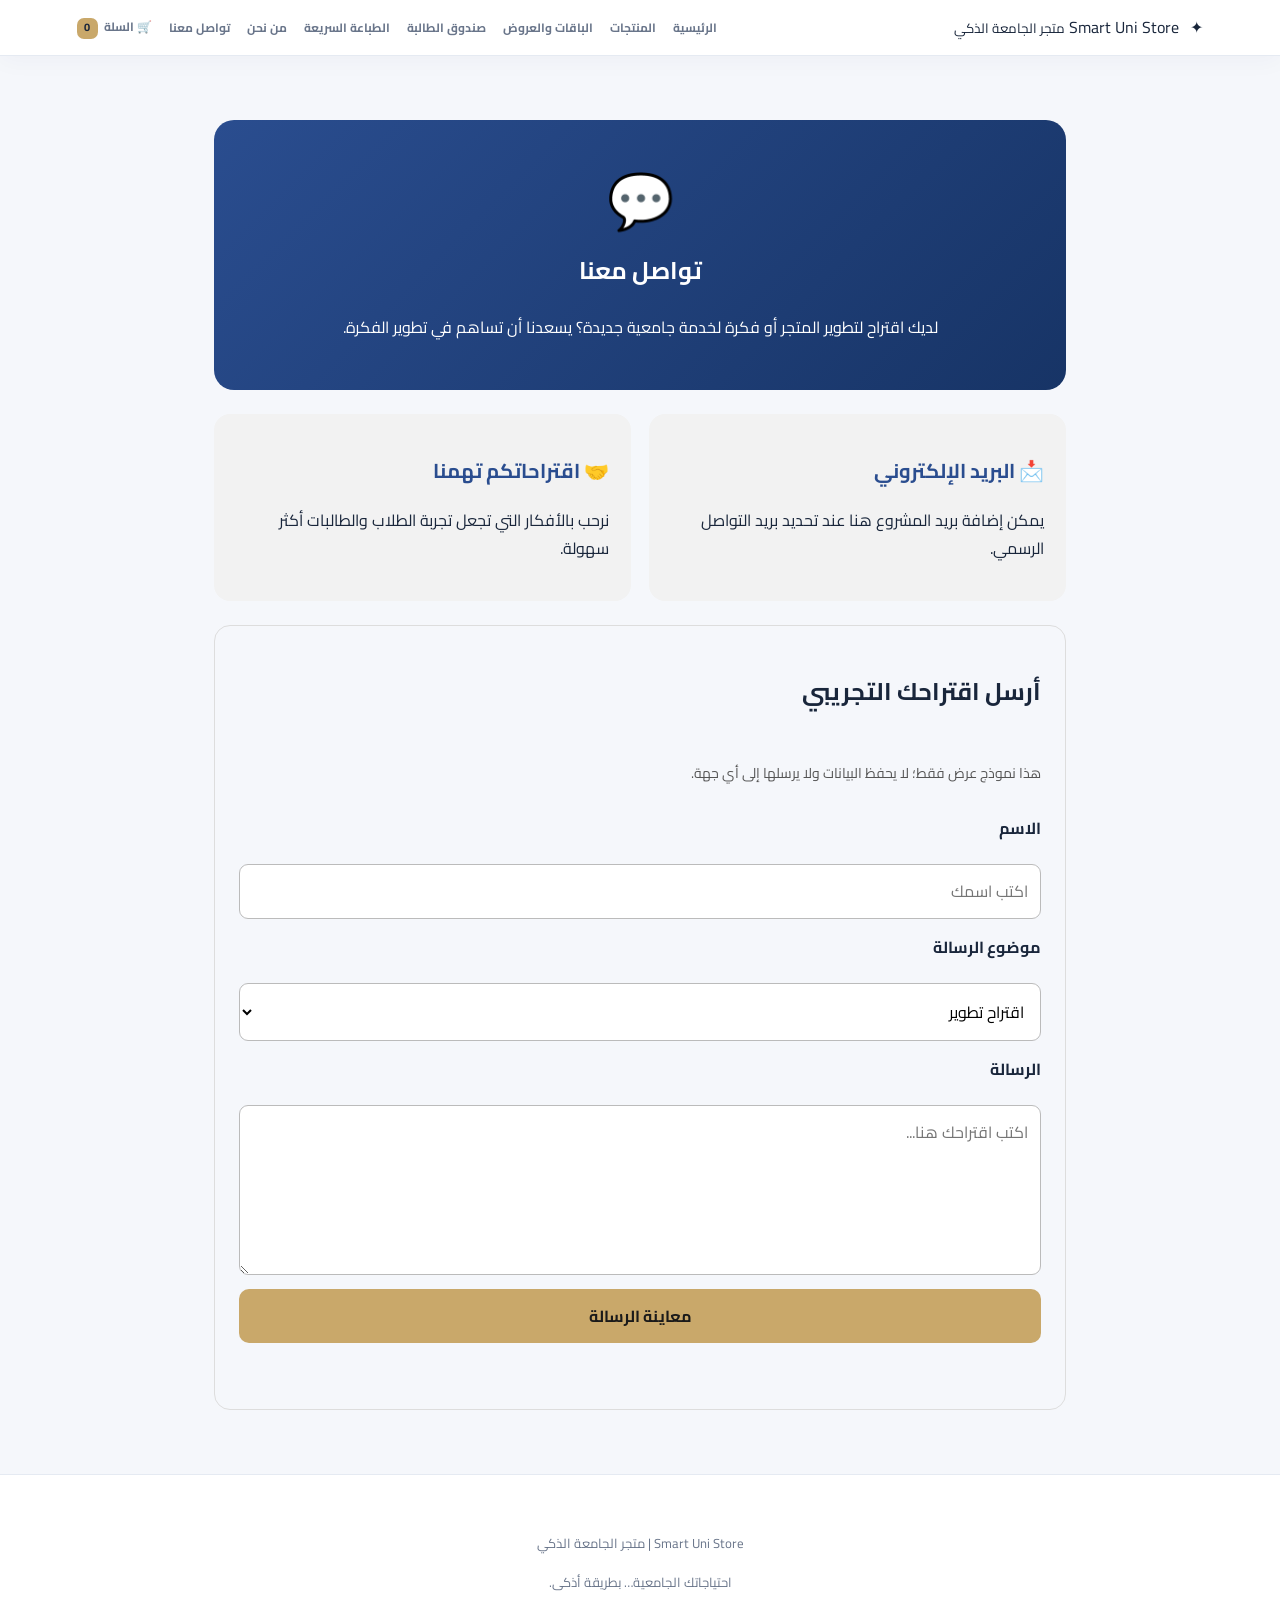
<file: contact.html>
<!DOCTYPE html>
<html lang="ar" dir="rtl">
<head>
  <meta charset="UTF-8">
  <meta name="viewport" content="width=device-width, initial-scale=1">
  <meta name="theme-color" content="#2A4D8F">
  <title>تواصل معنا | Smart Uni Store</title>
  <link rel="stylesheet" href="style.css">
  <style>
    .contact-page {
      max-width: 900px;
      margin: 40px auto;
      padding: 24px;
    }
    .contact-hero {
      background: linear-gradient(135deg, #2A4D8F, #173466);
      color: white;
      text-align: center;
      padding: 32px 22px;
      border-radius: 20px;
    }
    .contact-hero h1 { margin-top: 0; }
    .contact-hero p { line-height: 1.9; }
    .contact-grid {
      display: grid;
      grid-template-columns: repeat(auto-fit, minmax(220px, 1fr));
      gap: 18px;
      margin-top: 24px;
    }
    .contact-card {
      background: #F2F2F2;
      border-radius: 16px;
      padding: 22px;
    }
    .contact-card h2 { color: #2A4D8F; font-size: 20px; }
    .contact-form {
      display: grid;
      gap: 14px;
      margin-top: 24px;
      padding: 24px;
      border: 1px solid #ddd;
      border-radius: 16px;
    }
    .contact-form label { font-weight: bold; }
    .contact-form input,
    .contact-form select,
    .contact-form textarea {
      box-sizing: border-box;
      width: 100%;
      padding: 12px;
      margin-top: 7px;
      border: 1px solid #bbb;
      border-radius: 9px;
      background: white;
      font: inherit;
    }
    .contact-button {
      padding: 13px 20px;
      background: #C9A86A;
      color: #1A1A1A;
      border: 0;
      border-radius: 10px;
      font: inherit;
      font-weight: bold;
      cursor: pointer;
    }
    .contact-note { color: #555; font-size: 14px; line-height: 1.8; }
  </style>
</head>
<body>
  <header class="site-header">
    <a class="brand" href="index.html">
      <span class="brand-icon">✦</span>
      <span>Smart Uni Store
        <small>متجر الجامعة الذكي</small>
      </span>
    </a>
    <button class="menu-toggle" aria-label="فتح القائمة"
      aria-expanded="false" aria-controls="main-nav">☰</button>
    <nav id="main-nav">
      <a href="index.html">الرئيسية</a>
      <a href="products.html">المنتجات</a>
      <a href="offers.html">الباقات والعروض</a>
      <a href="box.html">صندوق الطالبة</a>
      <a href="printing.html">الطباعة السريعة</a>
      <a href="about.html">من نحن</a>
      <a href="contact.html">تواصل معنا</a>
      <a href="cart.html">🛒 السلة <span id="cart-count">0</span></a>
    </nav>
  </header>

  <main class="contact-page">
    <section class="contact-hero">
      <div style="font-size:54px;">💬</div>
      <h1>تواصل معنا</h1>
      <p>
        لديك اقتراح لتطوير المتجر أو فكرة لخدمة جامعية جديدة؟
        يسعدنا أن تساهم في تطوير الفكرة.
      </p>
    </section>

    <section class="contact-grid">
      <article class="contact-card">
        <h2>📩 البريد الإلكتروني</h2>
        <p>يمكن إضافة بريد المشروع هنا عند تحديد بريد التواصل الرسمي.</p>
      </article>
      <article class="contact-card">
        <h2>🤝 اقتراحاتكم تهمنا</h2>
        <p>نرحب بالأفكار التي تجعل تجربة الطلاب والطالبات أكثر سهولة.</p>
      </article>
    </section>

    <form class="contact-form" id="contact-form">
      <h2>أرسل اقتراحك التجريبي</h2>
      <p class="contact-note">
        هذا نموذج عرض فقط؛ لا يحفظ البيانات ولا يرسلها إلى أي جهة.
      </p>

      <label for="contact-name">الاسم</label>
      <input id="contact-name" type="text" placeholder="اكتب اسمك" required>

      <label for="contact-topic">موضوع الرسالة</label>
      <select id="contact-topic">
        <option value="اقتراح">اقتراح تطوير</option>
        <option value="منتجات">اقتراح منتجات</option>
        <option value="خدمات">اقتراح خدمات جامعية</option>
        <option value="أخرى">موضوع آخر</option>
      </select>

      <label for="contact-message">الرسالة</label>
      <textarea id="contact-message" rows="5"
        placeholder="اكتب اقتراحك هنا..." required></textarea>

      <button class="contact-button" type="submit">معاينة الرسالة</button>
      <p id="contact-status" class="contact-note" aria-live="polite"></p>
    </form>
  </main>

  <footer class="site-footer">
    <p>Smart Uni Store | متجر الجامعة الذكي</p>
    <p>احتياجاتك الجامعية… بطريقة أذكى.</p>
  </footer>

  <script src="script.js"></script>
  <script>
    document.getElementById("contact-form").addEventListener("submit", function(event) {
      event.preventDefault();
      document.getElementById("contact-status").textContent =
        "تمت معاينة النموذج بنجاح. هذه نسخة تجريبية ولم تُرسل بياناتك.";
    });
  </script>
</body>
</html>
</file>
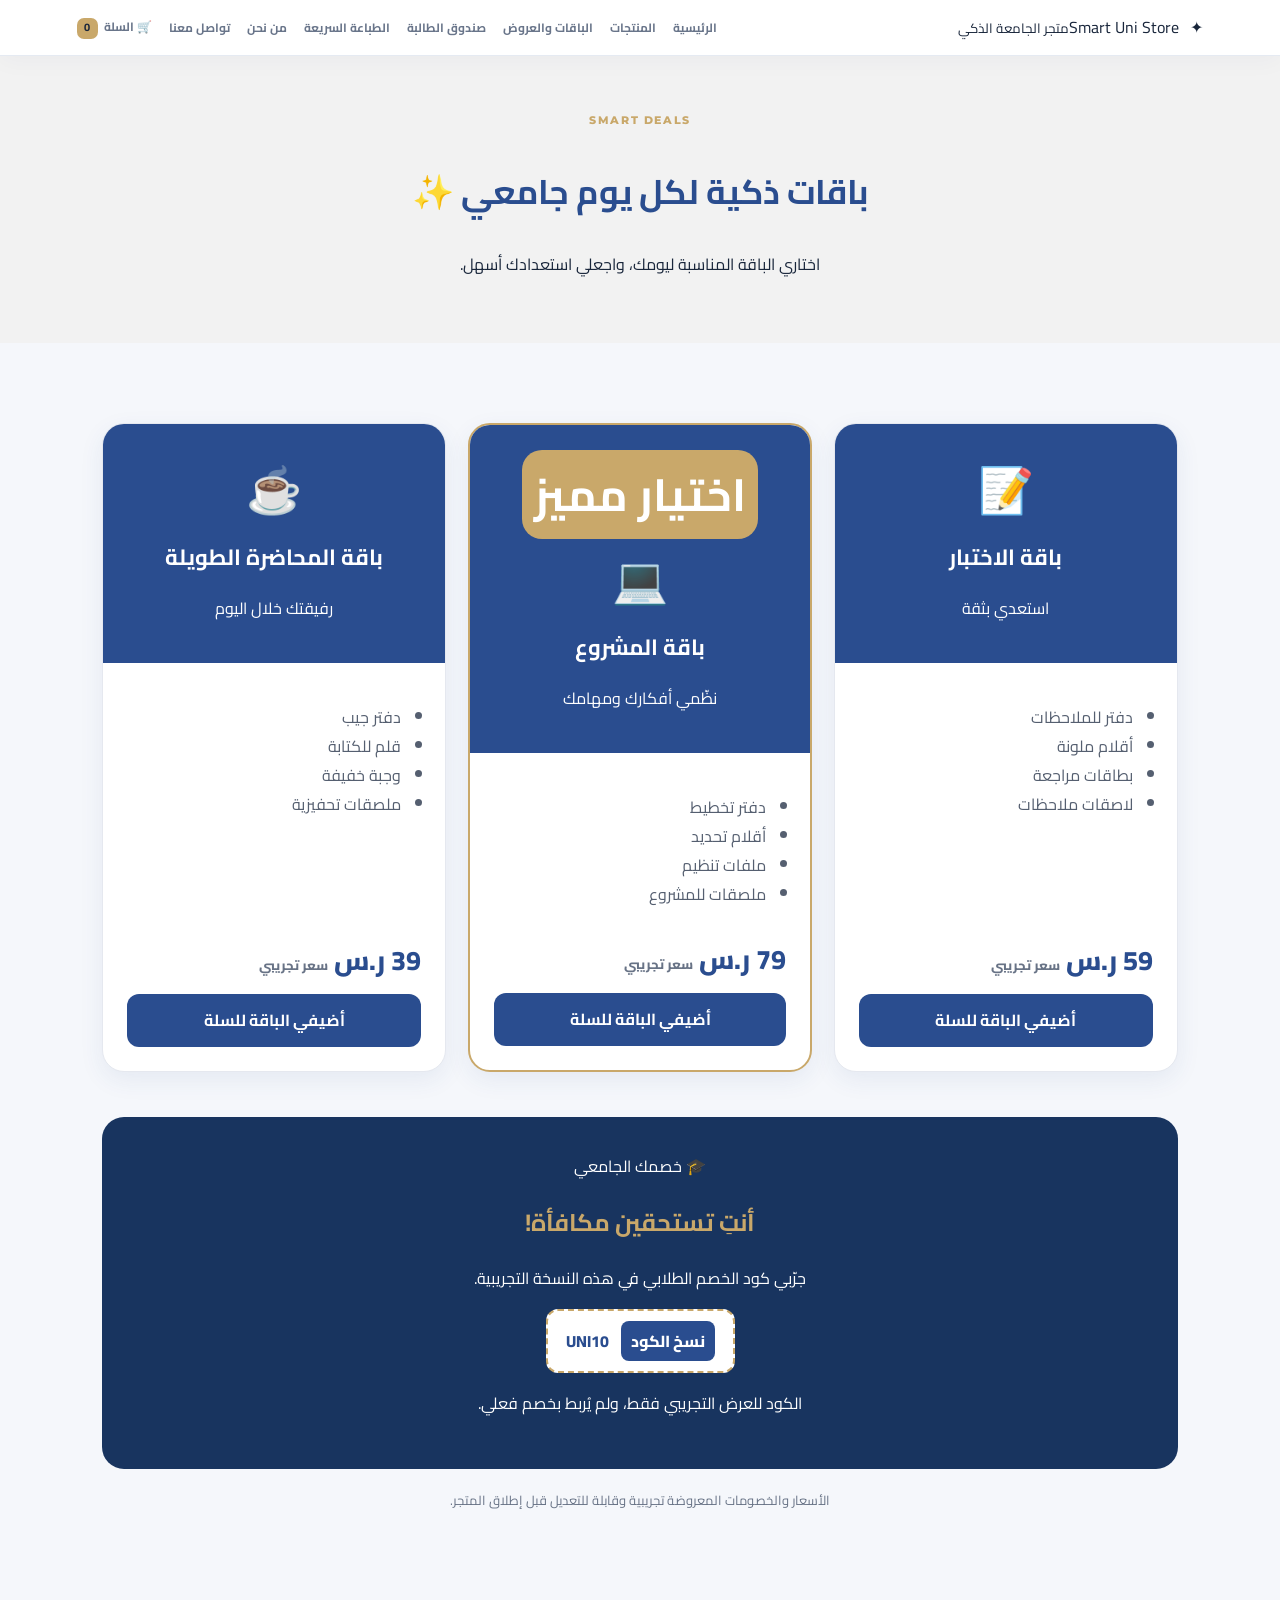
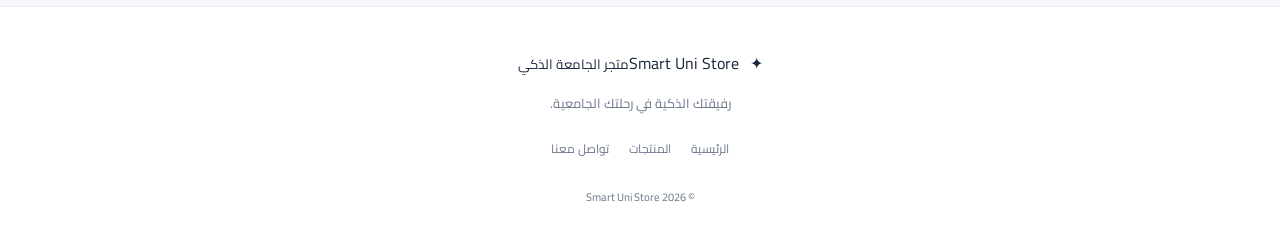
<file: offers.html>
<!DOCTYPE html>
<html lang="ar" dir="rtl">
<head>
  <meta charset="UTF-8">
  <meta name="viewport" content="width=device-width, initial-scale=1">
  <title>الباقات والعروض | Smart Uni Store</title>
  <link rel="stylesheet" href="style.css">
  <style>
    .offers-hero {
      padding: 48px 6%;
      text-align: center;
      background: #F2F2F2;
    }
    .offers-hero h1 { color: #2A4D8F; font-size: 34px; }
    .bundle-grid {
      display: grid;
      grid-template-columns: repeat(3,minmax(0,1fr));
      gap: 22px;
    }
    .bundle-card {
      background: white;
      border: 1px solid #e5e8ef;
      border-radius: 22px;
      overflow: hidden;
      box-shadow: 0 8px 25px rgba(42,77,143,.08);
      display: flex;
      flex-direction: column;
    }
    .bundle-top {
      padding: 25px;
      background: #2A4D8F;
      color: white;
      text-align: center;
    }
    .bundle-top span { font-size: 45px; }
    .bundle-top h2 { margin: 8px 0 0; font-size: 22px; }
    .bundle-body {
      padding: 24px;
      display: flex;
      flex-direction: column;
      flex: 1;
    }
    .bundle-body ul { padding-right: 20px; color: #555f70; }
    .bundle-price {
      font-size: 27px;
      font-weight: 800;
      color: #2A4D8F;
      margin-top: auto;
      padding: 10px 0;
    }
    .bundle-price small { font-size: 13px; color: #687386; }
    .offer-button {
      width: 100%;
      border: 0;
      border-radius: 12px;
      padding: 12px;
      background: #2A4D8F;
      color: white;
      font-weight: 700;
      cursor: pointer;
    }
    .featured-bundle { border: 2px solid #C9A86A; }
    .featured-label {
      display: inline-block;
      background: #C9A86A;
      color: #fff;
      padding: 4px 12px;
      border-radius: 20px;
      font-size: 12px;
      font-weight: 700;
    }
    .discount-box {
      background: #18345f;
      color: white;
      padding: 35px 20px;
      text-align: center;
      border-radius: 22px;
      margin-top: 45px;
    }
    .discount-box h2 { color: #C9A86A; }
    .coupon {
      display: inline-flex;
      align-items: center;
      gap: 12px;
      padding: 10px 18px;
      background: white;
      color: #2A4D8F;
      border: 2px dashed #C9A86A;
      border-radius: 12px;
      font-weight: 800;
      direction: ltr;
    }
    .coupon button {
      border: 0;
      background: #2A4D8F;
      color: white;
      border-radius: 8px;
      padding: 6px 10px;
      cursor: pointer;
    }
    .note {
      color: #687386;
      font-size: 13px;
      text-align: center;
      margin-top: 20px;
    }
    @media(max-width:700px) {
      .bundle-grid { grid-template-columns: 1fr; }
      .offers-hero h1 { font-size: 28px; }
    }
  </style>
</head>
<body>
  <header class="site-header">
    <a class="brand" href="index.html">
      <span class="brand-icon">✦</span>
      <span>Smart Uni Store<small>متجر الجامعة الذكي</small></span>
    </a>
    <button class="menu-toggle" aria-label="فتح القائمة"
      aria-expanded="false" aria-controls="main-nav">☰</button>
    <nav id="main-nav">
      <a href="index.html">الرئيسية</a>
      <a href="products.html">المنتجات</a>
      <a href="offers.html">الباقات والعروض</a>
      <a href="box.html">صندوق الطالبة</a>
      <a href="printing.html">الطباعة السريعة</a>
      <a href="about.html">من نحن</a>
      <a href="contact.html">تواصل معنا</a>
      <a href="cart.html">🛒 السلة <span id="cart-count">0</span></a>
    </nav>
  </header>

  <main>
    <section class="offers-hero">
      <span class="eyebrow">SMART DEALS</span>
      <h1>باقات ذكية لكل يوم جامعي ✨</h1>
      <p>اختاري الباقة المناسبة ليومك، واجعلي استعدادك أسهل.</p>
    </section>

    <section class="section">
      <div class="bundle-grid">
        <article class="bundle-card">
          <div class="bundle-top">
            <span>📝</span>
            <h2>باقة الاختبار</h2>
            <p>استعدي بثقة</p>
          </div>
          <div class="bundle-body">
            <ul>
              <li>دفتر للملاحظات</li>
              <li>أقلام ملونة</li>
              <li>بطاقات مراجعة</li>
              <li>لاصقات ملاحظات</li>
            </ul>
            <div class="bundle-price">59 ر.س <small>سعر تجريبي</small></div>
            <button class="offer-button" data-id="exam-bundle"
              data-name="باقة الاختبار" data-price="59">أضيفي الباقة للسلة</button>
          </div>
        </article>

        <article class="bundle-card featured-bundle">
          <div class="bundle-top">
            <span class="featured-label">اختيار مميز</span>
            <div><span>💻</span></div>
            <h2>باقة المشروع</h2>
            <p>نظّمي أفكارك ومهامك</p>
          </div>
          <div class="bundle-body">
            <ul>
              <li>دفتر تخطيط</li>
              <li>أقلام تحديد</li>
              <li>ملفات تنظيم</li>
              <li>ملصقات للمشروع</li>
            </ul>
            <div class="bundle-price">79 ر.س <small>سعر تجريبي</small></div>
            <button class="offer-button" data-id="project-bundle"
              data-name="باقة المشروع" data-price="79">أضيفي الباقة للسلة</button>
          </div>
        </article>

        <article class="bundle-card">
          <div class="bundle-top">
            <span>☕</span>
            <h2>باقة المحاضرة الطويلة</h2>
            <p>رفيقتك خلال اليوم</p>
          </div>
          <div class="bundle-body">
            <ul>
              <li>دفتر جيب</li>
              <li>قلم للكتابة</li>
              <li>وجبة خفيفة</li>
              <li>ملصقات تحفيزية</li>
            </ul>
            <div class="bundle-price">39 ر.س <small>سعر تجريبي</small></div>
            <button class="offer-button" data-id="lecture-bundle"
              data-name="باقة المحاضرة الطويلة" data-price="39">أضيفي الباقة للسلة</button>
          </div>
        </article>
      </div>

      <div class="discount-box">
        <span>🎓 خصمك الجامعي</span>
        <h2>أنتِ تستحقين مكافأة!</h2>
        <p>جرّبي كود الخصم الطلابي في هذه النسخة التجريبية.</p>
        <div class="coupon">
          <span id="coupon-code">UNI10</span>
          <button id="copy-coupon" type="button">نسخ الكود</button>
        </div>
        <p id="coupon-message" aria-live="polite">الكود للعرض التجريبي فقط، ولم يُربط بخصم فعلي.</p>
      </div>

      <p class="note">الأسعار والخصومات المعروضة تجريبية وقابلة للتعديل قبل إطلاق المتجر.</p>
    </section>
  </main>

  <footer class="site-footer">
    <a class="brand footer-brand" href="index.html">
      <span class="brand-icon">✦</span>
      <span>Smart Uni Store<small>متجر الجامعة الذكي</small></span>
    </a>
    <p>رفيقتك الذكية في رحلتك الجامعية.</p>
    <div class="footer-links">
      <a href="index.html">الرئيسية</a>
      <a href="products.html">المنتجات</a>
      <a href="contact.html">تواصل معنا</a>
    </div>
    <small>© 2026 Smart Uni Store</small>
  </footer>

  <script src="script.js"></script>
  <script>
    document.getElementById("copy-coupon").addEventListener("click", async () => {
      const message = document.getElementById("coupon-message");
      try {
        await navigator.clipboard.writeText("UNI10");
        message.textContent = "تم نسخ الكود. تذكري أنه تجريبي فقط.";
      } catch {
        message.textContent = "الكود هو UNI10. يمكنك تحديده ونسخه يدويًا.";
      }
    });
  </script>
</body>
</html>
</file>
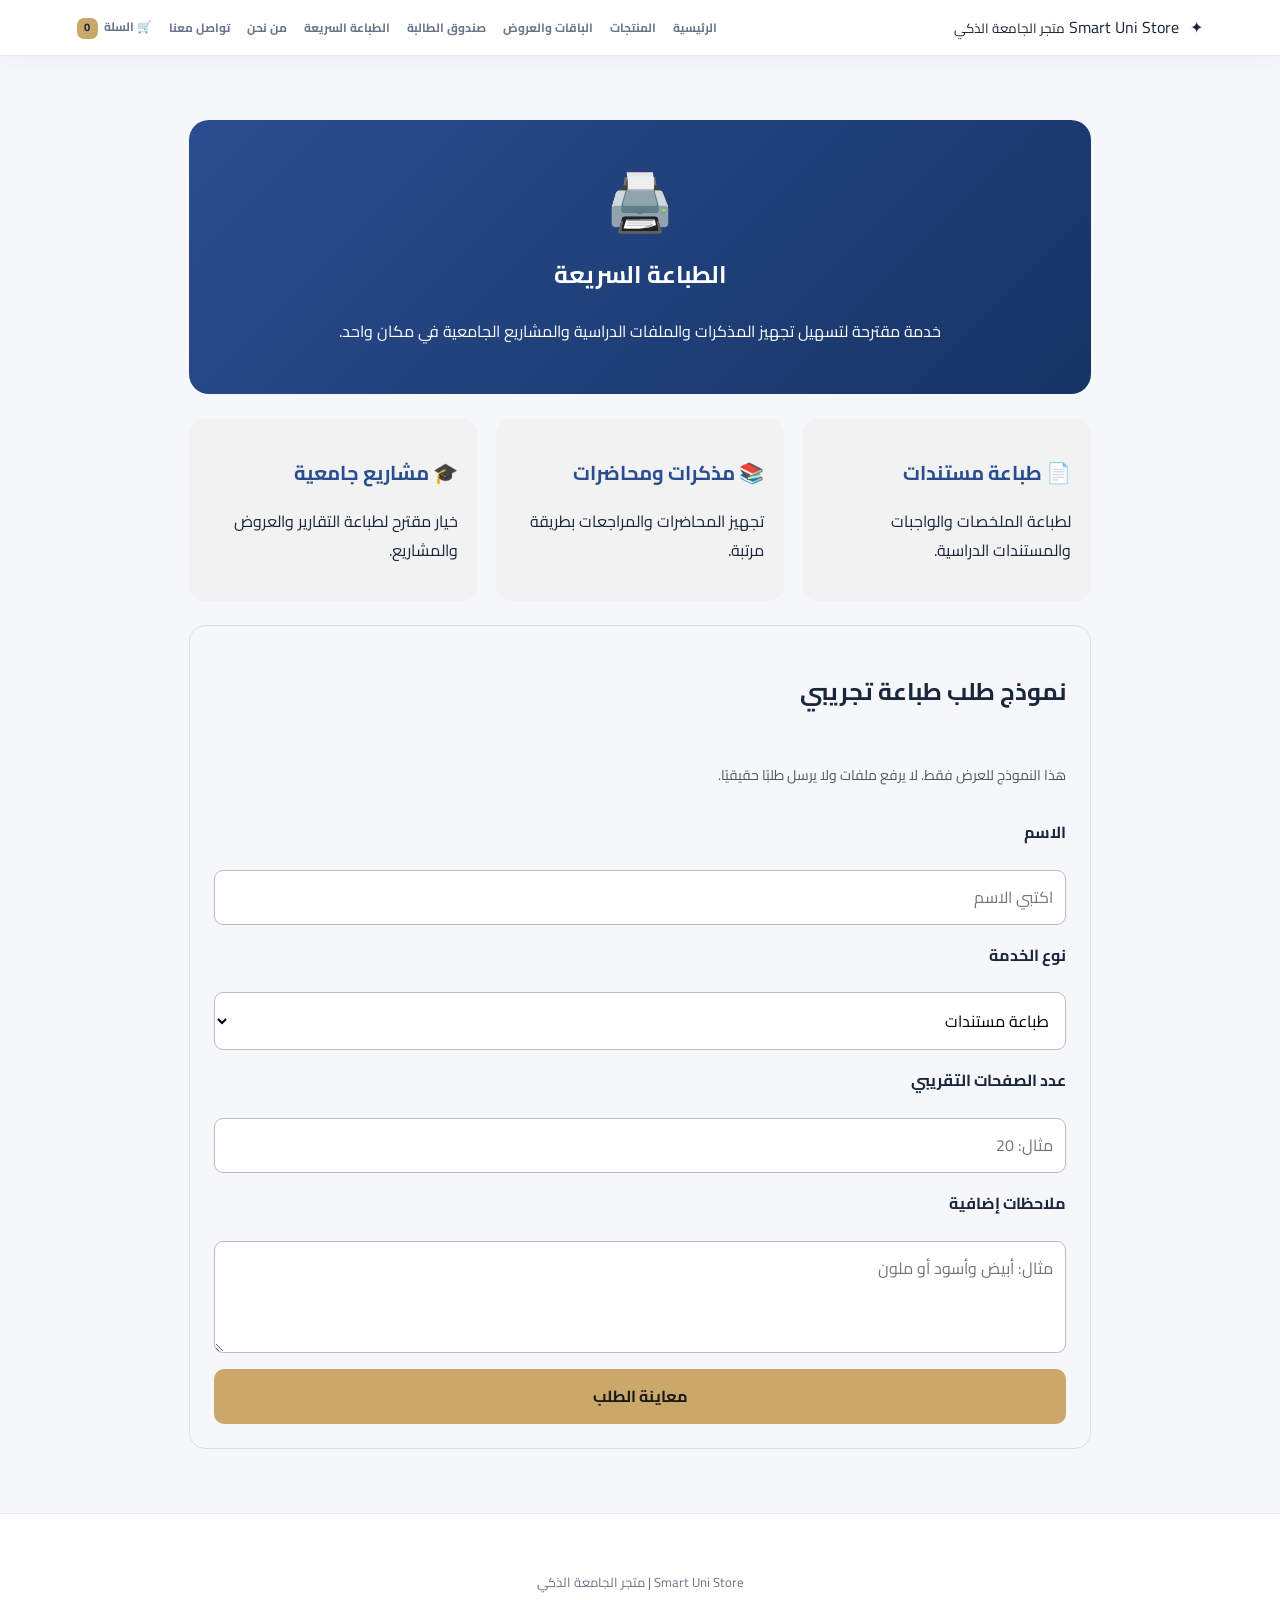
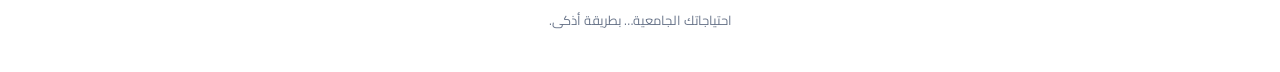
<file: printing.html>
<!DOCTYPE html>
<html lang="ar" dir="rtl">
<head>
  <meta charset="UTF-8">
  <meta name="viewport" content="width=device-width, initial-scale=1">
  <meta name="theme-color" content="#2A4D8F">
  <title>الطباعة السريعة | Smart Uni Store</title>
  <link rel="stylesheet" href="style.css">
  <style>
    .printing-page {
      max-width: 950px;
      margin: 40px auto;
      padding: 24px;
    }
    .printing-hero {
      background: linear-gradient(135deg, #2A4D8F, #173466);
      color: white;
      padding: 32px 22px;
      border-radius: 20px;
      text-align: center;
    }
    .printing-hero h1 { margin-top: 0; }
    .printing-hero p { line-height: 1.9; }
    .printing-grid {
      display: grid;
      grid-template-columns: repeat(auto-fit, minmax(210px, 1fr));
      gap: 18px;
      margin: 24px 0;
    }
    .printing-card {
      background: #F2F2F2;
      border-radius: 16px;
      padding: 20px;
    }
    .printing-card h2 { color: #2A4D8F; font-size: 20px; }
    .printing-form {
      display: grid;
      gap: 16px;
      margin-top: 24px;
      padding: 24px;
      border: 1px solid #ddd;
      border-radius: 16px;
    }
    .printing-form label { font-weight: bold; }
    .printing-form input,
    .printing-form select,
    .printing-form textarea {
      width: 100%;
      box-sizing: border-box;
      padding: 12px;
      margin-top: 7px;
      border: 1px solid #bbb;
      border-radius: 9px;
      background: white;
      font: inherit;
    }
    .printing-button {
      padding: 13px 20px;
      background: #C9A86A;
      color: #1A1A1A;
      border: 0;
      border-radius: 10px;
      font: inherit;
      font-weight: bold;
      cursor: pointer;
    }
    .printing-note { color: #555; font-size: 14px; line-height: 1.8; }
  </style>
</head>
<body>
  <header class="site-header">
    <a class="brand" href="index.html">
      <span class="brand-icon">✦</span>
      <span>Smart Uni Store
        <small>متجر الجامعة الذكي</small>
      </span>
    </a>
    <button class="menu-toggle" aria-label="فتح القائمة"
      aria-expanded="false" aria-controls="main-nav">☰</button>
    <nav id="main-nav">
      <a href="index.html">الرئيسية</a>
      <a href="products.html">المنتجات</a>
      <a href="offers.html">الباقات والعروض</a>
      <a href="box.html">صندوق الطالبة</a>
      <a href="printing.html">الطباعة السريعة</a>
      <a href="about.html">من نحن</a>
      <a href="contact.html">تواصل معنا</a>
      <a href="cart.html">🛒 السلة <span id="cart-count">0</span></a>
    </nav>
  </header>

  <main class="printing-page">
    <section class="printing-hero">
      <div style="font-size:56px;">🖨️</div>
      <h1>الطباعة السريعة</h1>
      <p>
        خدمة مقترحة لتسهيل تجهيز المذكرات والملفات الدراسية
        والمشاريع الجامعية في مكان واحد.
      </p>
    </section>

    <section class="printing-grid">
      <article class="printing-card">
        <h2>📄 طباعة مستندات</h2>
        <p>لطباعة الملخصات والواجبات والمستندات الدراسية.</p>
      </article>
      <article class="printing-card">
        <h2>📚 مذكرات ومحاضرات</h2>
        <p>تجهيز المحاضرات والمراجعات بطريقة مرتبة.</p>
      </article>
      <article class="printing-card">
        <h2>🎓 مشاريع جامعية</h2>
        <p>خيار مقترح لطباعة التقارير والعروض والمشاريع.</p>
      </article>
    </section>

    <section class="printing-form">
      <h2>نموذج طلب طباعة تجريبي</h2>
      <p class="printing-note">
        هذا النموذج للعرض فقط. لا يرفع ملفات ولا يرسل طلبًا حقيقيًا.
      </p>

      <label for="print-name">الاسم</label>
      <input id="print-name" type="text" placeholder="اكتبي الاسم">

      <label for="print-type">نوع الخدمة</label>
      <select id="print-type">
        <option value="مستندات">طباعة مستندات</option>
        <option value="مذكرات">طباعة مذكرات ومحاضرات</option>
        <option value="مشاريع">طباعة مشاريع جامعية</option>
      </select>

      <label for="print-pages">عدد الصفحات التقريبي</label>
      <input id="print-pages" type="number" min="1" placeholder="مثال: 20">

      <label for="print-notes">ملاحظات إضافية</label>
      <textarea id="print-notes" rows="3"
        placeholder="مثال: أبيض وأسود أو ملون"></textarea>

      <button class="printing-button" type="button"
        onclick="alert('شكرًا لاهتمامك! هذا نموذج تجريبي فقط، ولم يتم إرسال أي طلب.')">
        معاينة الطلب
      </button>
    </section>
  </main>

  <footer class="site-footer">
    <p>Smart Uni Store | متجر الجامعة الذكي</p>
    <p>احتياجاتك الجامعية… بطريقة أذكى.</p>
  </footer>

  <script src="script.js"></script>
</body>
</html>
</file>
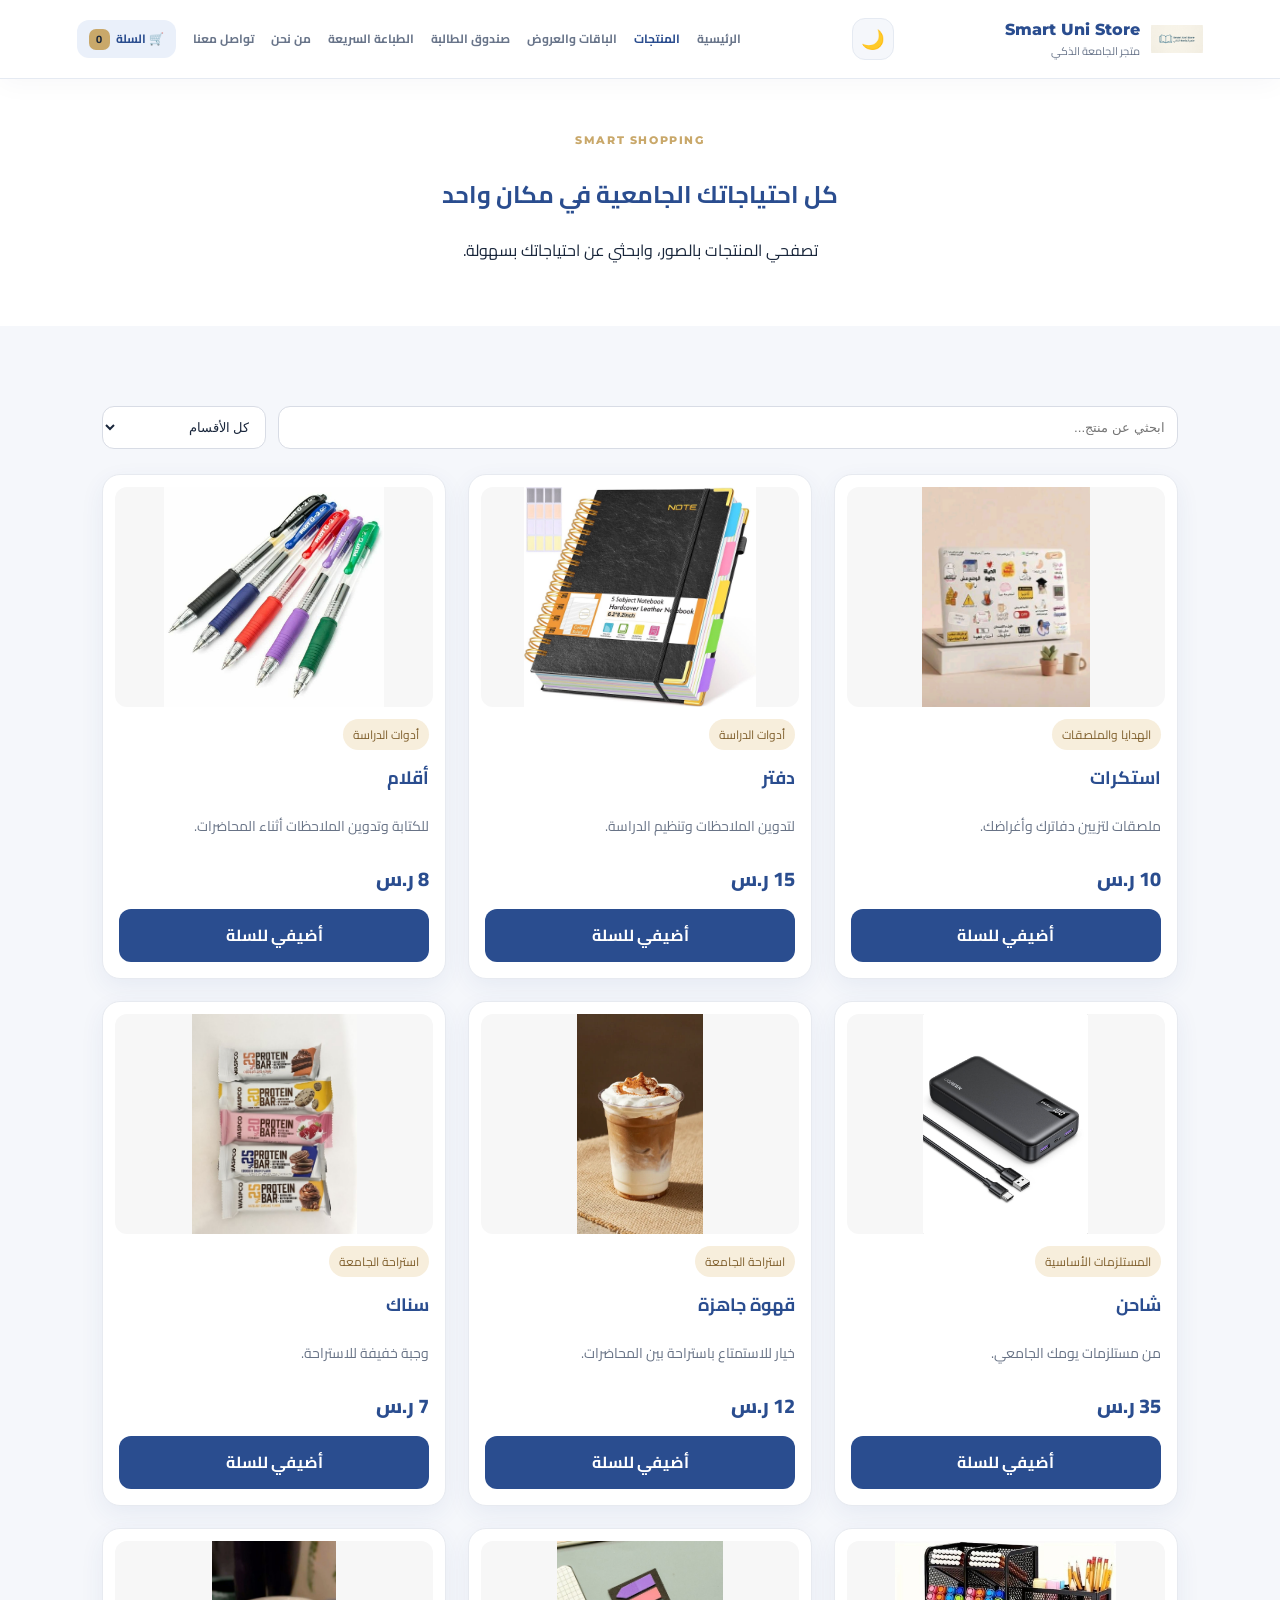
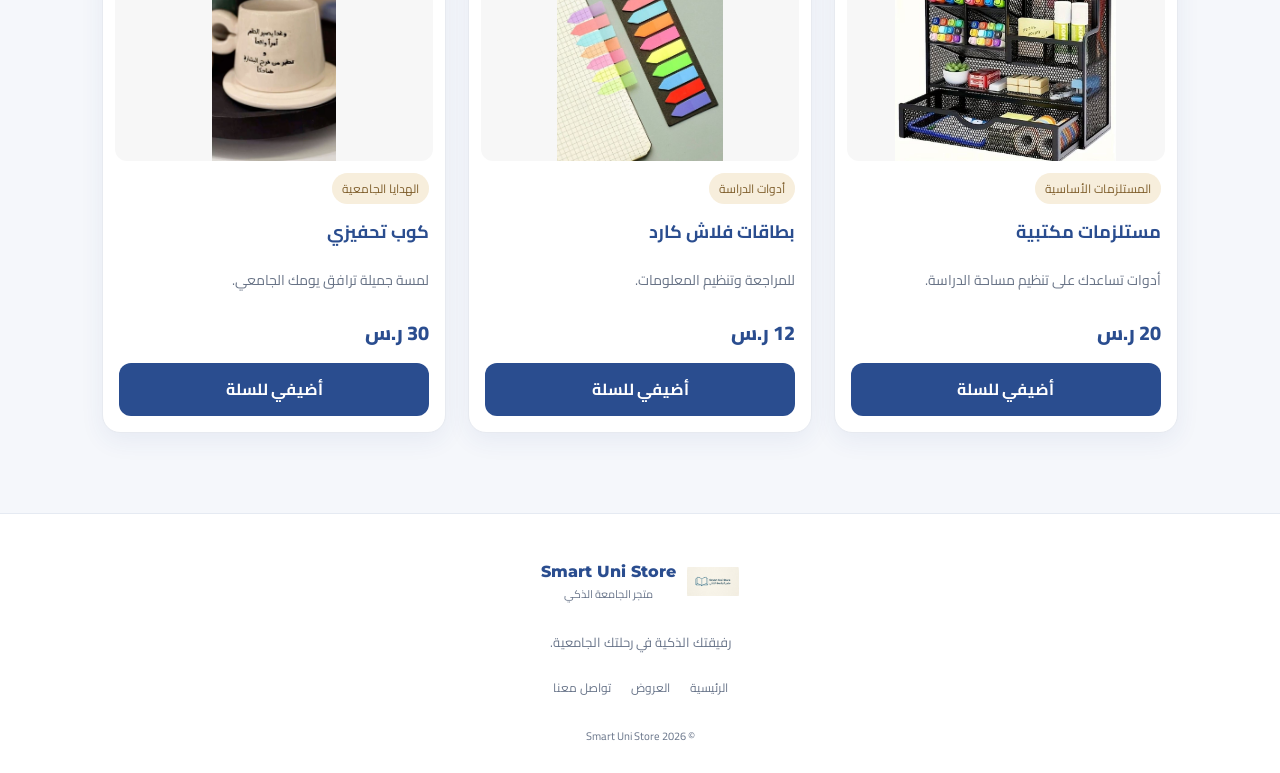
<file: products.html>
<!DOCTYPE html>
<html lang="ar" dir="rtl">
<head>
  <meta charset="UTF-8">
  <meta name="viewport" content="width=device-width, initial-scale=1">
  <meta name="theme-color" content="#2A4D8F">
  <title>المنتجات | Smart Uni Store</title>
  <link rel="stylesheet" href="style.css">
  <style>
    .products-intro {
      padding: 45px 6%;
      text-align: center;
      background: var(--surface, #F2F2F2);
    }
    .products-intro h1 { color: var(--primary, #2A4D8F); }
    .products-toolbar {
      display: flex;
      flex-wrap: wrap;
      gap: 12px;
      margin-bottom: 25px;
    }
    .products-toolbar input,
    .products-toolbar select {
      box-sizing: border-box;
      padding: 12px;
      border: 1px solid #d8dce5;
      border-radius: 12px;
      background: var(--card-bg, #fff);
      color: inherit;
      min-width: 0;
    }
    .products-toolbar input { flex: 1; }
    .product-grid {
      display: grid;
      grid-template-columns: repeat(3, minmax(0, 1fr));
      gap: 22px;
    }
    .product-card {
      min-width: 0;
      overflow: hidden;
      border: 1px solid #e7eaf0;
      border-radius: 18px;
      padding: 12px;
      box-shadow: 0 8px 25px rgba(42,77,143,.07);
      display: flex;
      flex-direction: column;
      background: var(--card-bg, #fff);
    }
    .product-image {
      width: 100%;
      height: 220px;
      object-fit: contain;
      border-radius: 12px;
      background: #f7f7f7;
      display: block;
    }
    .product-info {
      display: flex;
      flex: 1;
      flex-direction: column;
      padding: 12px 4px 4px;
    }
    .product-tag {
      color: #80602e;
      background: #f7eedc;
      border-radius: 20px;
      padding: 5px 10px;
      font-size: 12px;
      align-self: flex-start;
    }
    .product-card h2 {
      color: var(--primary, #2A4D8F);
      font-size: 18px;
      margin: 12px 0 5px;
    }
    .product-card p {
      color: var(--text-muted, #687386);
      font-size: 14px;
      line-height: 1.8;
      flex: 1;
    }
    .product-price {
      color: var(--primary, #2A4D8F);
      font-size: 20px;
      font-weight: 800;
      margin: 8px 0 12px;
    }
    .add-cart {
      width: 100%;
      background: #2A4D8F;
      color: white;
      border: 0;
      padding: 12px;
      border-radius: 12px;
      cursor: pointer;
      font-weight: 700;
    }
    .add-cart:hover { background: #18345f; }
    .empty-results {
      text-align: center;
      padding: 30px;
      display: none;
    }
    @media (max-width: 700px) {
      .product-grid { grid-template-columns: repeat(2, minmax(0, 1fr)); gap: 12px; }
      .product-card { padding: 9px; }
      .product-image { height: 155px; }
      .product-card h2 { font-size: 16px; }
      .products-toolbar { align-items: stretch; }
      .products-toolbar select { width: 100%; }
    }
    @media (max-width: 360px) {
      .product-grid { grid-template-columns: 1fr; }
      .product-image { height: 220px; }
    }
  </style>
</head>
<body>
  <header class="site-header">
    <a class="brand" href="index.html" aria-label="Smart Uni Store الرئيسية">
      <img src="IMG_2019.jpeg" alt="شعار المتجر" class="brand-logo">
      <span class="brand-text">
        <strong>Smart Uni Store</strong>
        <small>متجر الجامعة الذكي</small>
      </span>
    </a>

    <div class="header-actions">
      <button id="theme-toggle" class="theme-toggle" type="button"
        aria-label="تغيير المظهر" title="الوضع الداكن أو الفاتح">🌙</button>
      <button class="menu-toggle" type="button" aria-label="فتح القائمة"
        aria-expanded="false" aria-controls="main-nav">☰</button>
    </div>

    <nav id="main-nav">
      <a href="index.html">الرئيسية</a>
      <a href="products.html" aria-current="page">المنتجات</a>
      <a href="offers.html">الباقات والعروض</a>
      <a href="box.html">صندوق الطالبة</a>
      <a href="printing.html">الطباعة السريعة</a>
      <a href="about.html">من نحن</a>
      <a href="contact.html">تواصل معنا</a>
      <a href="cart.html" class="cart-link">🛒 السلة <span id="cart-count">0</span></a>
    </nav>
  </header>

  <main>
    <section class="products-intro">
      <span class="eyebrow">SMART SHOPPING</span>
      <h1>كل احتياجاتك الجامعية في مكان واحد</h1>
      <p>تصفحي المنتجات بالصور، وابحثي عن احتياجاتك بسهولة.</p>
    </section>

    <section class="section">
      <div class="products-toolbar">
        <input id="product-search" type="search"
          placeholder="ابحثي عن منتج..." aria-label="البحث عن منتج">
        <select id="category-filter" aria-label="تصفية حسب القسم">
          <option value="all">كل الأقسام</option>
          <option value="study">أدوات الدراسة</option>
          <option value="rescue">المستلزمات الأساسية</option>
          <option value="gifts">الهدايا والملصقات</option>
          <option value="snacks">استراحة الجامعة</option>
        </select>
      </div>

      <div class="product-grid" id="product-grid">
        <article class="product-card" data-category="gifts" data-name="استكرات">
          <img class="product-image" src="IMG_2030.jpeg" alt="استكرات" loading="lazy">
          <div class="product-info">
            <span class="product-tag">الهدايا والملصقات</span>
            <h2>استكرات</h2>
            <p>ملصقات لتزيين دفاترك وأغراضك.</p>
            <div class="product-price">10 ر.س</div>
            <button class="add-cart" data-id="stickers" data-name="استكرات" data-price="10">أضيفي للسلة</button>
          </div>
        </article>

        <article class="product-card" data-category="study" data-name="دفتر">
          <img class="product-image" src="IMG_2029.jpeg" alt="دفتر" loading="lazy">
          <div class="product-info">
            <span class="product-tag">أدوات الدراسة</span>
            <h2>دفتر</h2>
            <p>لتدوين الملاحظات وتنظيم الدراسة.</p>
            <div class="product-price">15 ر.س</div>
            <button class="add-cart" data-id="notebook" data-name="دفتر" data-price="15">أضيفي للسلة</button>
          </div>
        </article>

        <article class="product-card" data-category="study" data-name="أقلام">
          <img class="product-image" src="IMG_2028.jpeg" alt="أقلام" loading="lazy">
          <div class="product-info">
            <span class="product-tag">أدوات الدراسة</span>
            <h2>أقلام</h2>
            <p>للكتابة وتدوين الملاحظات أثناء المحاضرات.</p>
            <div class="product-price">8 ر.س</div>
            <button class="add-cart" data-id="pens" data-name="أقلام" data-price="8">أضيفي للسلة</button>
          </div>
        </article>

        <article class="product-card" data-category="rescue" data-name="شاحن">
          <img class="product-image" src="IMG_2027.jpeg" alt="شاحن" loading="lazy">
          <div class="product-info">
            <span class="product-tag">المستلزمات الأساسية</span>
            <h2>شاحن</h2>
            <p>من مستلزمات يومك الجامعي.</p>
            <div class="product-price">35 ر.س</div>
            <button class="add-cart" data-id="charger" data-name="شاحن" data-price="35">أضيفي للسلة</button>
          </div>
        </article>

        <article class="product-card" data-category="snacks" data-name="قهوة جاهزة">
          <img class="product-image" src="IMG_2026.jpeg" alt="قهوة جاهزة" loading="lazy">
          <div class="product-info">
            <span class="product-tag">استراحة الجامعة</span>
            <h2>قهوة جاهزة</h2>
            <p>خيار للاستمتاع باستراحة بين المحاضرات.</p>
            <div class="product-price">12 ر.س</div>
            <button class="add-cart" data-id="ready-coffee" data-name="قهوة جاهزة" data-price="12">أضيفي للسلة</button>
          </div>
        </article>

        <article class="product-card" data-category="snacks" data-name="سناك">
          <img class="product-image" src="IMG_2025.jpeg" alt="سناك" loading="lazy">
          <div class="product-info">
            <span class="product-tag">استراحة الجامعة</span>
            <h2>سناك</h2>
            <p>وجبة خفيفة للاستراحة.</p>
            <div class="product-price">7 ر.س</div>
            <button class="add-cart" data-id="snack" data-name="سناك" data-price="7">أضيفي للسلة</button>
          </div>
        </article>

        <article class="product-card" data-category="rescue" data-name="مستلزمات مكتبية">
          <img class="product-image" src="IMG_2024.jpeg" alt="مستلزمات مكتبية" loading="lazy">
          <div class="product-info">
            <span class="product-tag">المستلزمات الأساسية</span>
            <h2>مستلزمات مكتبية</h2>
            <p>أدوات تساعدك على تنظيم مساحة الدراسة.</p>
            <div class="product-price">20 ر.س</div>
            <button class="add-cart" data-id="office-supplies" data-name="مستلزمات مكتبية" data-price="20">أضيفي للسلة</button>
          </div>
        </article>

        <article class="product-card" data-category="study" data-name="بطاقات فلاش كارد">
          <img class="product-image" src="IMG_2023.jpeg" alt="بطاقات فلاش كارد" loading="lazy">
          <div class="product-info">
            <span class="product-tag">أدوات الدراسة</span>
            <h2>بطاقات فلاش كارد</h2>
            <p>للمراجعة وتنظيم المعلومات.</p>
            <div class="product-price">12 ر.س</div>
            <button class="add-cart" data-id="flash-cards" data-name="بطاقات فلاش كارد" data-price="12">أضيفي للسلة</button>
          </div>
        </article>

        <article class="product-card" data-category="gifts" data-name="كوب تحفيزي">
          <img class="product-image" src="IMG_1833.jpeg" alt="كوب تحفيزي" loading="lazy">
          <div class="product-info">
            <span class="product-tag">الهدايا الجامعية</span>
            <h2>كوب تحفيزي</h2>
            <p>لمسة جميلة ترافق يومك الجامعي.</p>
            <div class="product-price">30 ر.س</div>
            <button class="add-cart" data-id="motivational-mug" data-name="كوب تحفيزي" data-price="30">أضيفي للسلة</button>
          </div>
        </article>
      </div>

      <p id="empty-results" class="empty-results">لم نعثر على منتجات مطابقة لبحثك.</p>
    </section>
  </main>

  <footer class="site-footer">
    <a class="brand footer-brand" href="index.html">
      <img src="IMG_2019.jpeg" alt="شعار المتجر" class="brand-logo">
      <span class="brand-text">
        <strong>Smart Uni Store</strong>
        <small>متجر الجامعة الذكي</small>
      </span>
    </a>
    <p>رفيقتك الذكية في رحلتك الجامعية.</p>
    <div class="footer-links">
      <a href="index.html">الرئيسية</a>
      <a href="offers.html">العروض</a>
      <a href="contact.html">تواصل معنا</a>
    </div>
    <small>© 2026 Smart Uni Store</small>
  </footer>

  <script src="script.js"></script>
  <script>
    const searchInput = document.getElementById("product-search");
    const categoryFilter = document.getElementById("category-filter");
    const productCards = [...document.querySelectorAll("#product-grid .product-card")];
    const emptyResults = document.getElementById("empty-results");

    const params = new URLSearchParams(window.location.search);
    const initialCategory = params.get("category");
    if (["study", "rescue", "gifts", "snacks"].includes(initialCategory)) {
      categoryFilter.value = initialCategory;
    }

    function filterProducts() {
      const query = searchInput.value.trim().toLowerCase();
      const category = categoryFilter.value;
      let visible = 0;

      productCards.forEach(card => {
        const matchesName = card.dataset.name.toLowerCase().includes(query);
        const matchesCategory = category === "all" || card.dataset.category === category;
        card.hidden = !(matchesName && matchesCategory);
        if (!card.hidden) visible++;
      });

      emptyResults.style.display = visible ? "none" : "block";
    }

    searchInput.addEventListener("input", filterProducts);
    categoryFilter.addEventListener("change", filterProducts);
    filterProducts();
  </script>
</body>
</html>
</file>
<file: style.css>
@import url('https://fonts.googleapis.com/css2?family=Cairo:wght@400;500;600;700;800;900&family=Montserrat:wght@500;600;700;800&display=swap');

:root {
  color-scheme: light;
  --blue: #2A4D8F;
  --blue-dark: #193563;
  --gold: #C9A86A;
  --bg: #F5F7FB;
  --surface: #FFFFFF;
  --text: #19263B;
  --muted: #69758A;
  --border: #E5EAF2;
  --soft: #EAF0FA;
  --shadow: 0 15px 45px rgba(29, 52, 91, .08);
  --radius: 22px;
}

body.dark-mode {
  color-scheme: dark;
  --bg: #101722;
  --surface: #192333;
  --text: #F1F5FC;
  --muted: #A8B5C9;
  --border: #2D3A4E;
  --soft: #222F43;
  --shadow: 0 15px 45px rgba(0, 0, 0, .2);
}

* {
  box-sizing: border-box;
}

html {
  scroll-behavior: smooth;
}

body {
  margin: 0;
  background: var(--bg);
  color: var(--text);
  font-family: 'Cairo', sans-serif;
  line-height: 1.8;
  transition: background .25s, color .25s;
}

a {
  color: inherit;
  text-decoration: none;
}

button {
  font: inherit;
}

button, a {
  -webkit-tap-highlight-color: transparent;
}

.site-header {
  position: sticky;
  top: 0;
  z-index: 100;
  display: flex;
  align-items: center;
  justify-content: space-between;
  gap: 22px;
  padding: 13px 6%;
  background: var(--surface);
  border-bottom: 1px solid var(--border);
  box-shadow: 0 5px 25px rgba(20, 40, 75, .035);
}

.brand {
  display: inline-flex;
  align-items: center;
  gap: 11px;
  flex-shrink: 0;
}

.brand-logo {
  width: 52px;
  height: 52px;
  object-fit: contain;
  border-radius: 15px;
  background: white;
}

.brand-text {
  display: flex;
  flex-direction: column;
  line-height: 1.35;
}

.brand-text strong {
  color: var(--blue);
  font-family: 'Montserrat', sans-serif;
  font-size: 16px;
  font-weight: 800;
  direction: ltr;
}

.brand-text small {
  margin-top: 4px;
  color: var(--muted);
  font-size: 11px;
}

.header-actions {
  display: flex;
  align-items: center;
  gap: 9px;
}

#main-nav {
  display: flex;
  align-items: center;
  gap: 17px;
}

#main-nav > a {
  color: var(--muted);
  font-size: 12px;
  font-weight: 700;
  white-space: nowrap;
  transition: color .2s;
}

#main-nav > a:hover,
#main-nav > a[aria-current="page"] {
  color: var(--blue);
}

#main-nav .cart-link {
  padding: 8px 12px;
  background: var(--soft);
  border-radius: 12px;
  color: var(--blue);
}

#cart-count {
  display: inline-grid;
  place-items: center;
  min-width: 21px;
  height: 21px;
  margin-right: 3px;
  padding: 0 5px;
  border-radius: 7px;
  background: var(--gold);
  color: #19263B;
  font-size: 11px;
}

.theme-toggle,
.menu-toggle {
  display: inline-grid;
  place-items: center;
  width: 42px;
  height: 42px;
  border: 1px solid var(--border);
  border-radius: 13px;
  background: var(--bg);
  color: var(--text);
  cursor: pointer;
}

.theme-toggle {
  font-size: 19px;
}

.menu-toggle {
  display: none;
  font-size: 22px;
}

.hero {
  position: relative;
  display: grid;
  grid-template-columns: 1.05fr .95fr;
  align-items: center;
  gap: 45px;
  min-height: 540px;
  padding: 75px 9%;
  overflow: hidden;
  background:
    radial-gradient(ellipse at 90% 5%, rgba(201, 168, 106, .19), transparent 34%),
    linear-gradient(135deg, var(--surface), var(--bg));
}

.hero::before {
  position: absolute;
  top: -150px;
  left: -120px;
  width: 400px;
  height: 400px;
  border: 1px solid rgba(42, 77, 143, .12);
  border-radius: 50%;
  content: "";
}

.eyebrow,
.section-kicker {
  display: inline-block;
  color: var(--gold);
  font-family: 'Montserrat', sans-serif;
  font-size: 11px;
  font-weight: 800;
  letter-spacing: 1.6px;
}

.hero h1 {
  margin: 18px 0 0;
  font-size: clamp(36px, 4.5vw, 59px);
  font-weight: 900;
  line-height: 1.4;
  letter-spacing: -1.5px;
}

.hero h1 span,
.section-heading h2 span,
.student-box h2 span,
.closing-banner h2 span {
  color: var(--gold);
}

.hero-content > p {
  max-width: 520px;
  margin: 20px 0 25px;
  color: var(--muted);
  font-size: 15px;
  line-height: 2.1;
}

.hero-actions {
  display: flex;
  align-items: center;
  flex-wrap: wrap;
  gap: 18px;
}

.btn {
  display: inline-flex;
  align-items: center;
  justify-content: center;
  gap: 12px;
  min-height: 49px;
  padding: 12px 23px;
  border: 0;
  border-radius: 14px;
  font-weight: 800;
  transition: transform .2s, box-shadow .2s;
}

.btn:hover {
  transform: translateY(-3px);
  box-shadow: var(--shadow);
}

.btn-gold {
  background: var(--gold);
  color: #19263B;
}

.btn-light {
  background: white;
  color: var(--blue);
}

.hero-secondary {
  color: var(--text);
  font-size: 13px;
  font-weight: 800;
}

.hero-highlights {
  display: flex;
  flex-wrap: wrap;
  gap: 17px;
  margin-top: 28px;
  color: var(--muted);
  font-size: 11px;
}

.hero-art {
  position: relative;
  display: grid;
  place-items: center;
  min-height: 355px;
  border: 1px solid rgba(255, 255, 255, .4);
  border-radius: 35px;
  background: linear-gradient(145deg, #2A4D8F, #172C51);
  box-shadow: 0 30px 75px rgba(29, 52, 91, .22);
  overflow: hidden;
  isolation: isolate;
}

.hero-art::before,
.hero-art::after {
  position: absolute;
  z-index: -1;
  border: 1px solid rgba(255, 255, 255, .13);
  border-radius: 50%;
  content: "";
}

.hero-art::before {
  width: 320px;
  height: 320px;
}

.hero-art::after {
  width: 230px;
  height: 230px;
}

.hero-orbit {
  position: absolute;
  width: 270px;
  height: 270px;
  border: 1px dashed rgba(201, 168, 106, .55);
  border-radius: 50%;
}

.orbit-two {
  width: 190px;
  height: 190px;
  border-style: solid;
  border-color: rgba(255, 255, 255, .14);
}

.hero-product {
  position: absolute;
  display: grid;
  place-items: center;
  width: 104px;
  height: 104px;
  border: 1px solid rgba(255, 255, 255, .6);
  border-radius: 28px;
  background: #FFFFFF;
  box-shadow: 0 18px 40px rgba(0, 0, 0, .18);
  font-size: 48px;
}

.product-book {
  top: 57px;
  right: 52px;
  transform: rotate(9deg);
}

.product-coffee {
  bottom: 80px;
  left: 47px;
  transform: rotate(-9deg);
}

.product-pencil {
  top: 106px;
  left: 56px;
  width: 78px;
  height: 78px;
  font-size: 35px;
  transform: rotate(-12deg);
}

.hero-sticker {
  position: absolute;
  right: 50%;
  bottom: 87px;
  display: grid;
  place-items: center;
  width: 104px;
  height: 104px;
  border: 3px solid #172C51;
  border-radius: 50%;
  background: var(--gold);
  color: #19263B;
  font-family: 'Montserrat', sans-serif;
  font-size: 15px;
  font-weight: 900;
  line-height: 1.35;
  text-align: center;
  transform: translateX(50%) rotate(-10deg);
}

.hero-art-caption {
  position: absolute;
  right: 0;
  bottom: 0;
  left: 0;
  display: flex;
  flex-direction: column;
  gap: 3px;
  padding: 14px 20px;
  background: rgba(9, 23, 45, .55);
  color: white;
  text-align: center;
}

.hero-art-caption span {
  color: var(--gold);
  font-family: 'Montserrat', sans-serif;
  font-size: 9px;
  letter-spacing: 2px;
}

.hero-art-caption strong {
  font-size: 13px;
}

.section {
  padding: 80px 8%;
}

.section-heading {
  max-width: 650px;
  margin: 0 auto 36px;
  text-align: center;
}

.section-heading h2 {
  margin: 9px 0;
  font-size: clamp(27px, 3.5vw, 39px);
  font-weight: 900;
  line-height: 1.5;
}

.section-heading p {
  margin: 0;
  color: var(--muted);
  font-size: 14px;
}

.category-grid {
  display: grid;
  grid-template-columns: repeat(3, minmax(0, 1fr));
  gap: 17px;
}

.category-card {
  position: relative;
  min-height: 230px;
  padding: 25px;
  border: 1px solid var(--border);
  border-radius: var(--radius);
  background: var(--surface);
  box-shadow: var(--shadow);
  transition: transform .25s, border-color .25s;
}

.category-card:hover {
  transform: translateY(-6px);
  border-color: var(--gold);
}

.category-icon {
  display: grid;
  place-items: center;
  width: 53px;
  height: 53px;
  margin-bottom: 15px;
  border-radius: 17px;
  background: var(--soft);
  font-size: 26px;
}

.category-number,
.offer-number {
  color: var(--gold);
  font-family: 'Montserrat', sans-serif;
  font-size: 10px;
  font-weight: 800;
  letter-spacing: 1px;
}

.category-card h3,
.offer-card h3,
.benefit-card h3 {
  margin: 7px 0;
  font-size: 17px;
  font-weight: 800;
}

.category-card p,
.offer-card p,
.benefit-card p {
  margin: 0;
  color: var(--muted);
  font-size: 12px;
  line-height: 2;
}

.card-arrow {
  position: absolute;
  top: 23px;
  left: 22px;
  color: var(--gold);
  font-size: 22px;
}

.offers-section {
  background: var(--soft);
}

.offer-grid {
  display: grid;
  grid-template-columns: repeat(3, minmax(0, 1fr));
  gap: 18px;
}

.offer-card {
  position: relative;
  padding: 27px;
  border: 1px solid var(--border);
  border-radius: var(--radius);
  background: var(--surface);
  box-shadow: var(--shadow);
}

.offer-number {
  position: absolute;
  top: 22px;
  left: 23px;
  font-size: 12px;
}

.offer-icon {
  display: grid;
  place-items: center;
  width: 60px;
  height: 60px;
  margin-bottom: 17px;
  border-radius: 18px;
  background: var(--soft);
  font-size: 29px;
}

.offer-card a {
  display: inline-flex;
  align-items: center;
  gap: 10px;
  margin-top: 19px;
  color: var(--blue);
  font-size: 12px;
  font-weight: 800;
}

body.dark-mode .offer-card a {
  color: #B6CCFF;
}

.student-box {
  display: grid;
  grid-template-columns: 1fr .7fr;
  align-items: center;
  gap: 35px;
  margin: 70px 8%;
  padding: 48px 7%;
  border-radius: 30px;
  background: linear-gradient(125deg, #193563, #2A4D8F);
  color: white;
  overflow: hidden;
}

.student-box h2 {
  margin: 12px 0;
  font-size: clamp(28px, 3.5vw, 40px);
  font-weight: 900;
  line-height: 1.5;
}

.student-box-content p {
  max-width: 490px;
  margin: 0 0 23px;
  color: #E0E7F3;
  font-size: 14px;
  line-height: 2;
}

.box-illustration {
  position: relative;
  display: grid;
  place-items: center;
  min-height: 220px;
}

.box-glow {
  position: absolute;
  width: 190px;
  height: 190px;
  border-radius: 50%;
  background: rgba(201, 168, 106, .18);
  filter: blur(10px);
}

.box-emoji {
  position: relative;
  font-size: 112px;
  filter: drop-shadow(0 18px 20px rgba(0, 0, 0, .2));
  transform: rotate(-8deg);
}

.box-sparkle {
  position: absolute;
  color: var(--gold);
  font-size: 40px;
}

.sparkle-one {
  top: 15px;
  right: 25px;
}

.sparkle-two {
  bottom: 15px;
  left: 25px;
}

.benefits {
  display: grid;
  grid-template-columns: repeat(3, minmax(0, 1fr));
  gap: 18px;
  padding-top: 25px;
  padding-bottom: 75px;
}

.benefit-card {
  padding: 24px;
  border: 1px solid var(--border);
  border-radius: 20px;
  background: var(--surface);
  text-align: center;
}

.benefit-card > span {
  display: inline-grid;
  place-items: center;
  width: 45px;
  height: 45px;
  border-radius: 15px;
  background: var(--soft);
  color: var(--gold);
  font-size: 25px;
}

.closing-banner {
  padding: 60px 20px;
  background: var(--surface);
  text-align: center;
}

.closing-banner h2 {
  margin: 12px 0 22px;
  font-size: clamp(26px, 3.5vw, 38px);
  font-weight: 900;
}

.site-footer {
  padding: 42px 8% 24px;
  border-top: 1px solid var(--border);
  background: var(--surface);
  text-align: center;
}

.footer-brand {
  justify-content: center;
}

.site-footer > p {
  margin: 15px 0;
  color: var(--muted);
  font-size: 13px;
}

.footer-links {
  display: flex;
  justify-content: center;
  flex-wrap: wrap;
  gap: 20px;
  margin: 22px 0;
}

.footer-links a {
  color: var(--muted);
  font-size: 12px;
}

.footer-links a:hover {
  color: var(--blue);
}

.site-footer > small {
  color: var(--muted);
  font-size: 11px;
}

@media (min-width: 1400px) {
  .hero,
  .section {
    padding-right: max(8%, calc((100% - 1200px) / 2));
    padding-left: max(8%, calc((100% - 1200px) / 2));
  }
}

@media (max-width: 1050px) {
  .site-header {
    flex-wrap: wrap;
    gap: 12px;
    padding: 12px 4%;
  }

  #main-nav {
    gap: 12px;
  }

  #main-nav > a {
    font-size: 11px;
  }

  .hero {
    gap: 25px;
    padding: 60px 5%;
  }
}

@media (max-width: 760px) {
  .site-header {
    display: flex;
    flex-wrap: wrap;
    padding: 11px 5%;
  }

  .brand-logo {
    width: 45px;
    height: 45px;
  }

  .brand-text strong {
    font-size: 14px;
  }

  .header-actions {
    margin-right: auto;
  }

  .menu-toggle {
    display: inline-grid;
  }

  #main-nav {
    display: none;
    flex-direction: column;
    align-items: stretch;
    gap: 4px;
    width: 100%;
    padding-top: 10px;
    border-top: 1px solid var(--border);
  }

  #main-nav.open {
    display: flex;
  }

  #main-nav > a {
    padding: 10px 13px;
    border-radius: 10px;
    font-size: 13px;
  }

  #main-nav > a:hover {
    background: var(--soft);
  }

  .hero {
    grid-template-columns: 1fr;
    gap: 35px;
    padding: 48px 6% 42px;
  }

  .hero h1 {
    font-size: clamp(35px, 9vw, 48px);
  }

  .hero-content > p {
    font-size: 14px;
  }

  .hero-art {
    min-height: 310px;
  }

  .hero-product {
    width: 83px;
    height: 83px;
    border-radius: 23px;
    font-size: 39px;
  }

  .product-book {
    top: 38px;
    right: 32px;
  }

  .product-pencil {
    top: 70px;
    left: 30px;
    width: 65px;
    height: 65px;
  }

  .product-coffee {
    bottom: 75px;
    left: 32px;
  }

  .hero-sticker {
    bottom: 75px;
    width: 88px;
    height: 88px;
    font-size: 13px;
  }

  .section {
    padding: 58px 5%;
  }

  .category-grid {
    grid-template-columns: repeat(2, minmax(0, 1fr));
    gap: 12px;
  }

  .category-card {
    min-height: 220px;
    padding: 18px;
  }

  .category-card h3 {
    font-size: 15px;
  }

  .category-card p {
    font-size: 11px;
  }

  .offer-grid {
    grid-template-columns: 1fr;
  }

  .offer-card {
    padding: 22px;
  }

  .student-box {
    grid-template-columns: 1fr;
    gap: 10px;
    margin: 35px 5%;
    padding: 34px 7%;
  }

  .box-illustration {
    min-height: 150px;
  }

  .box-emoji {
    font-size: 88px;
  }

  .benefits {
    grid-template-columns: 1fr;
    padding-top: 10px;
  }

  .closing-banner {
    padding: 48px 6%;
  }
}

@media (max-width: 380px) {
  .brand {
    gap: 7px;
  }

  .brand-text strong {
    font-size: 12px;
  }

  .brand-text small {
    font-size: 10px;
  }

  .brand-logo {
    width: 39px;
    height: 39px;
  }

  .category-grid {
    grid-template-columns: 1fr;
  }

  .hero-actions {
    align-items: stretch;
    flex-direction: column;
  }

  .hero-secondary {
    text-align: center;
  }
}

@media (prefers-reduced-motion: reduce) {
  *,
  *::before,
  *::after {
    scroll-behavior: auto !important;
    transition-duration: .01ms !important;
  }
}

/* ترتيب بطاقات المنتجات في الصفحة الرئيسية */
.products-section .product-grid {
  display: grid;
  grid-template-columns: repeat(3, minmax(0, 1fr));
  gap: 24px;
  align-items: stretch;
}

.products-section .product-card {
  min-width: 0;
  overflow: hidden;
  display: flex;
  flex-direction: column;
  height: 100%;
  padding: 14px;
  border-radius: 18px;
  box-sizing: border-box;
}

.products-section .product-card > img {
  display: block;
  width: 100%;
  height: 220px;
  object-fit: contain;
  background: #f7f7f7;
  border-radius: 12px;
}

.products-section .product-info {
  display: flex;
  flex: 1;
  flex-direction: column;
  gap: 8px;
  padding-top: 14px;
}

.products-section .product-info h3 {
  margin: 4px 0;
  line-height: 1.6;
}

.products-section .product-info p {
  line-height: 1.8;
}

.products-section .product-info .add-cart {
  width: 100%;
  margin-top: auto;
}

@media (max-width: 700px) {
  .products-section .product-grid {
    grid-template-columns: repeat(2, minmax(0, 1fr));
    gap: 14px;
  }

  .products-section .product-card {
    padding: 9px;
  }

  .products-section .product-card > img {
    height: 150px;
  }

  .products-section .product-info h3 {
    font-size: 16px;
  }
}

@media (max-width: 360px) {
  .products-section .product-grid {
    grid-template-columns: 1fr;
  }

  .products-section .product-card > img {
    height: 220px;
  }
}

/* تحسين عرض صور المنتجات داخل البطاقات */
.product-card > img {
  display: block;
  width: 100%;
  height: 220px;
  object-fit: contain;
  object-position: center;
  background: #f7f7f7;
  border-radius: 12px;
  margin: 0 auto;
}

/* توحيد مساحة الصورة في صفحة المنتجات */
.products-grid .product-card > img,
.product-grid .product-card > img {
  width: 100%;
  height: 220px;
  object-fit: contain;
  object-position: center;
}

@media (max-width: 700px) {
  .product-card > img {
    height: 180px;
  }
}
</file>
